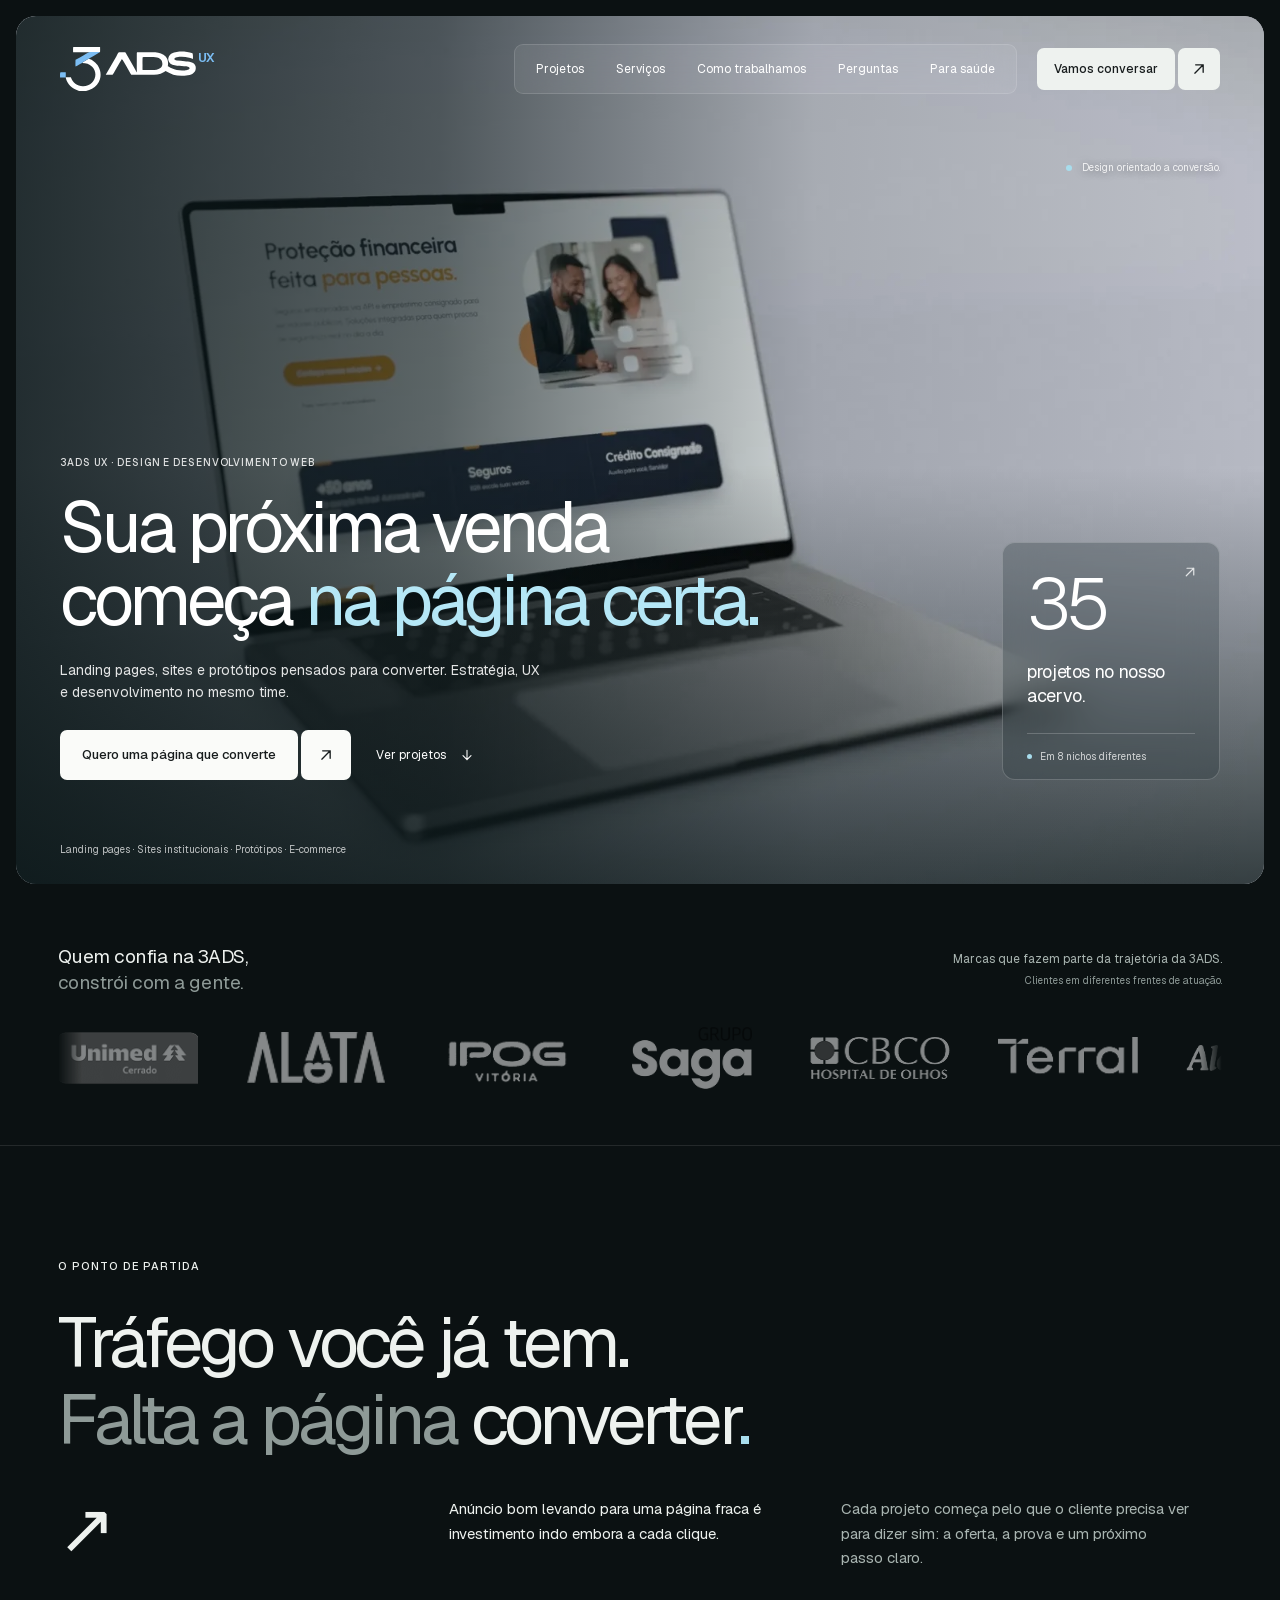
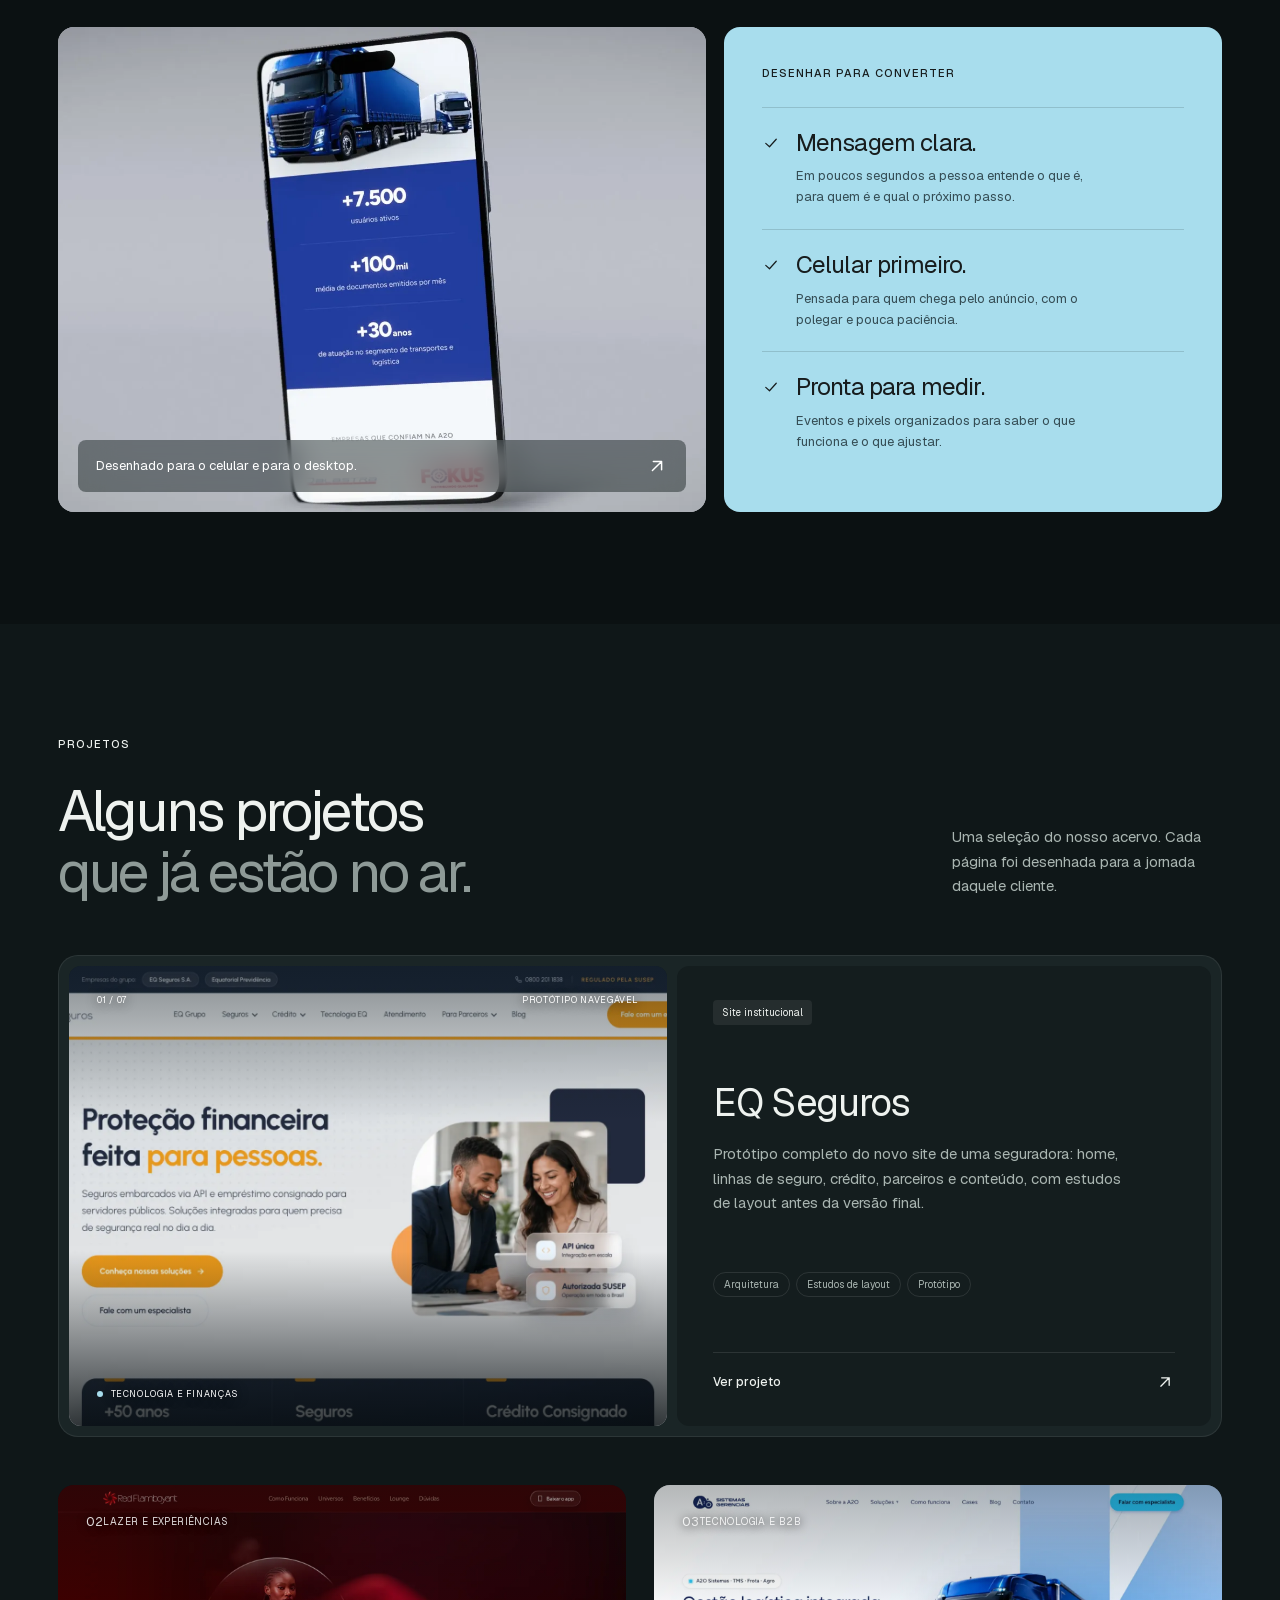
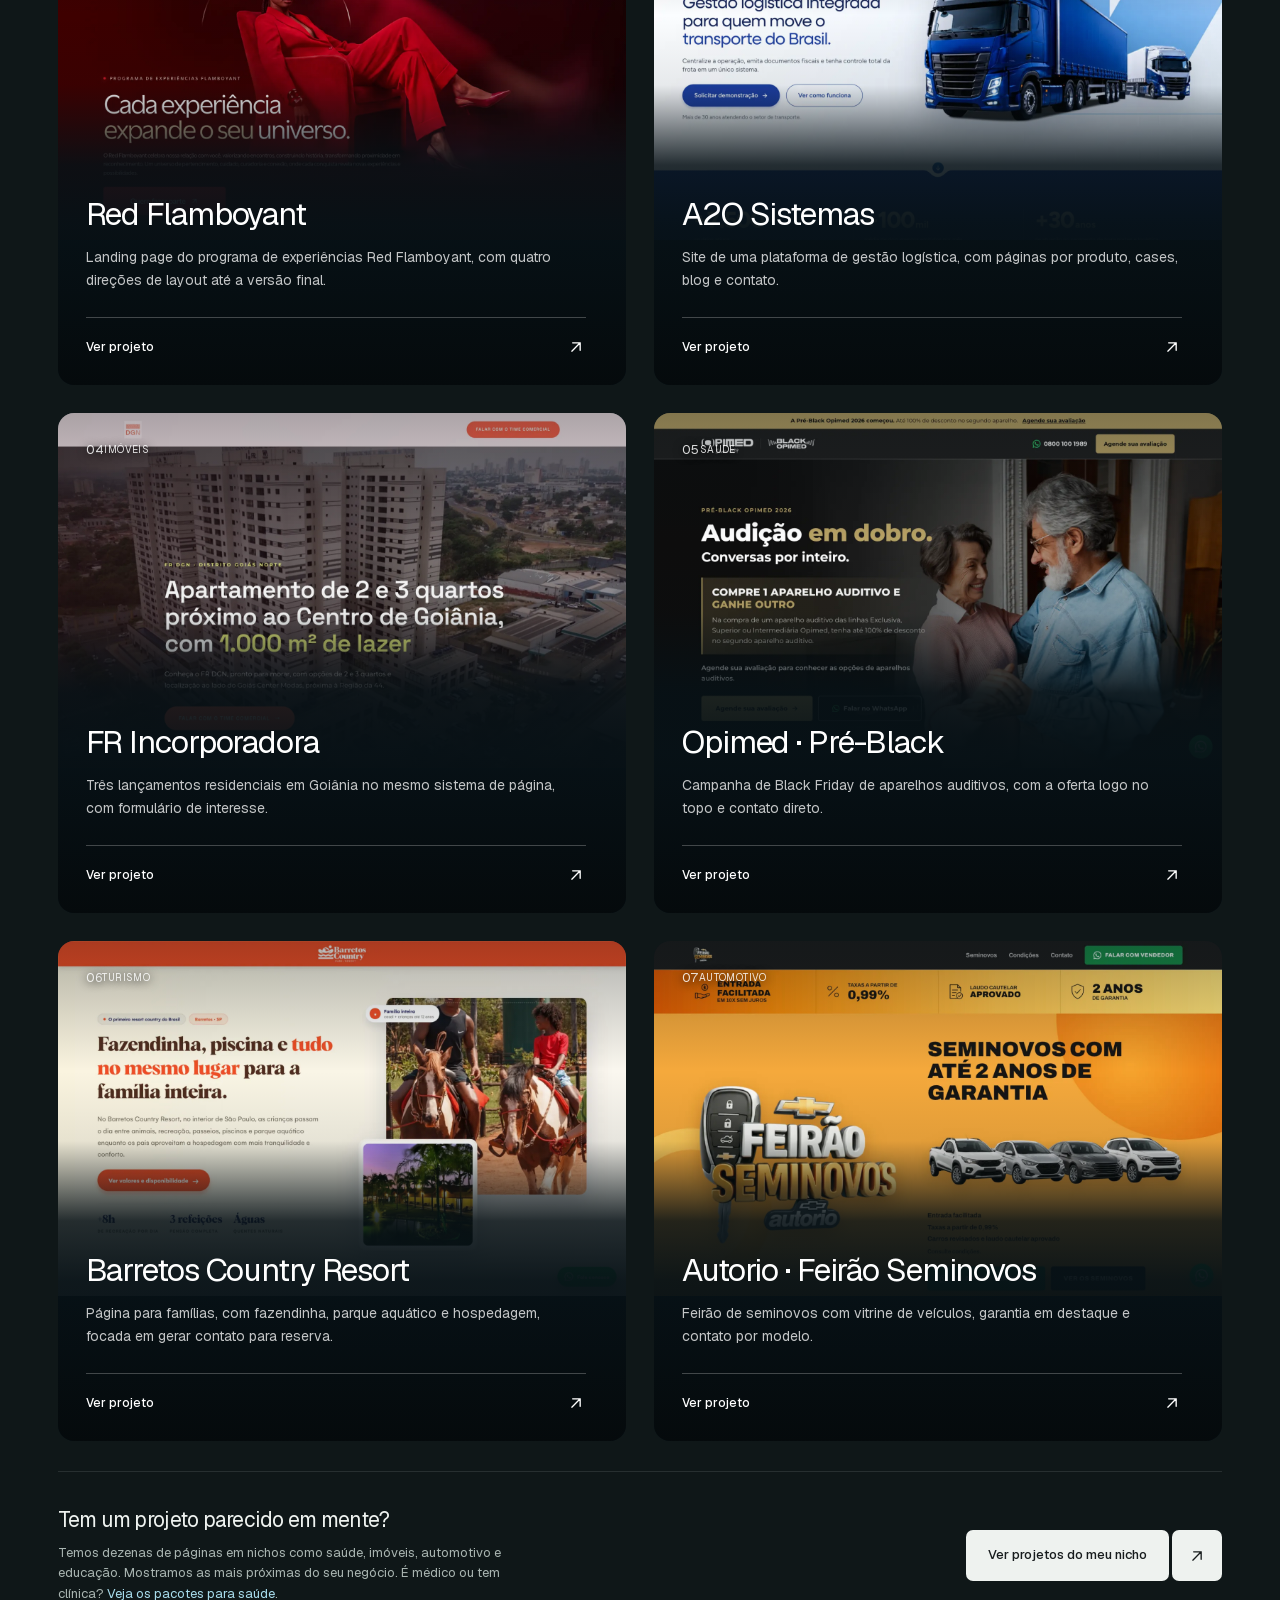
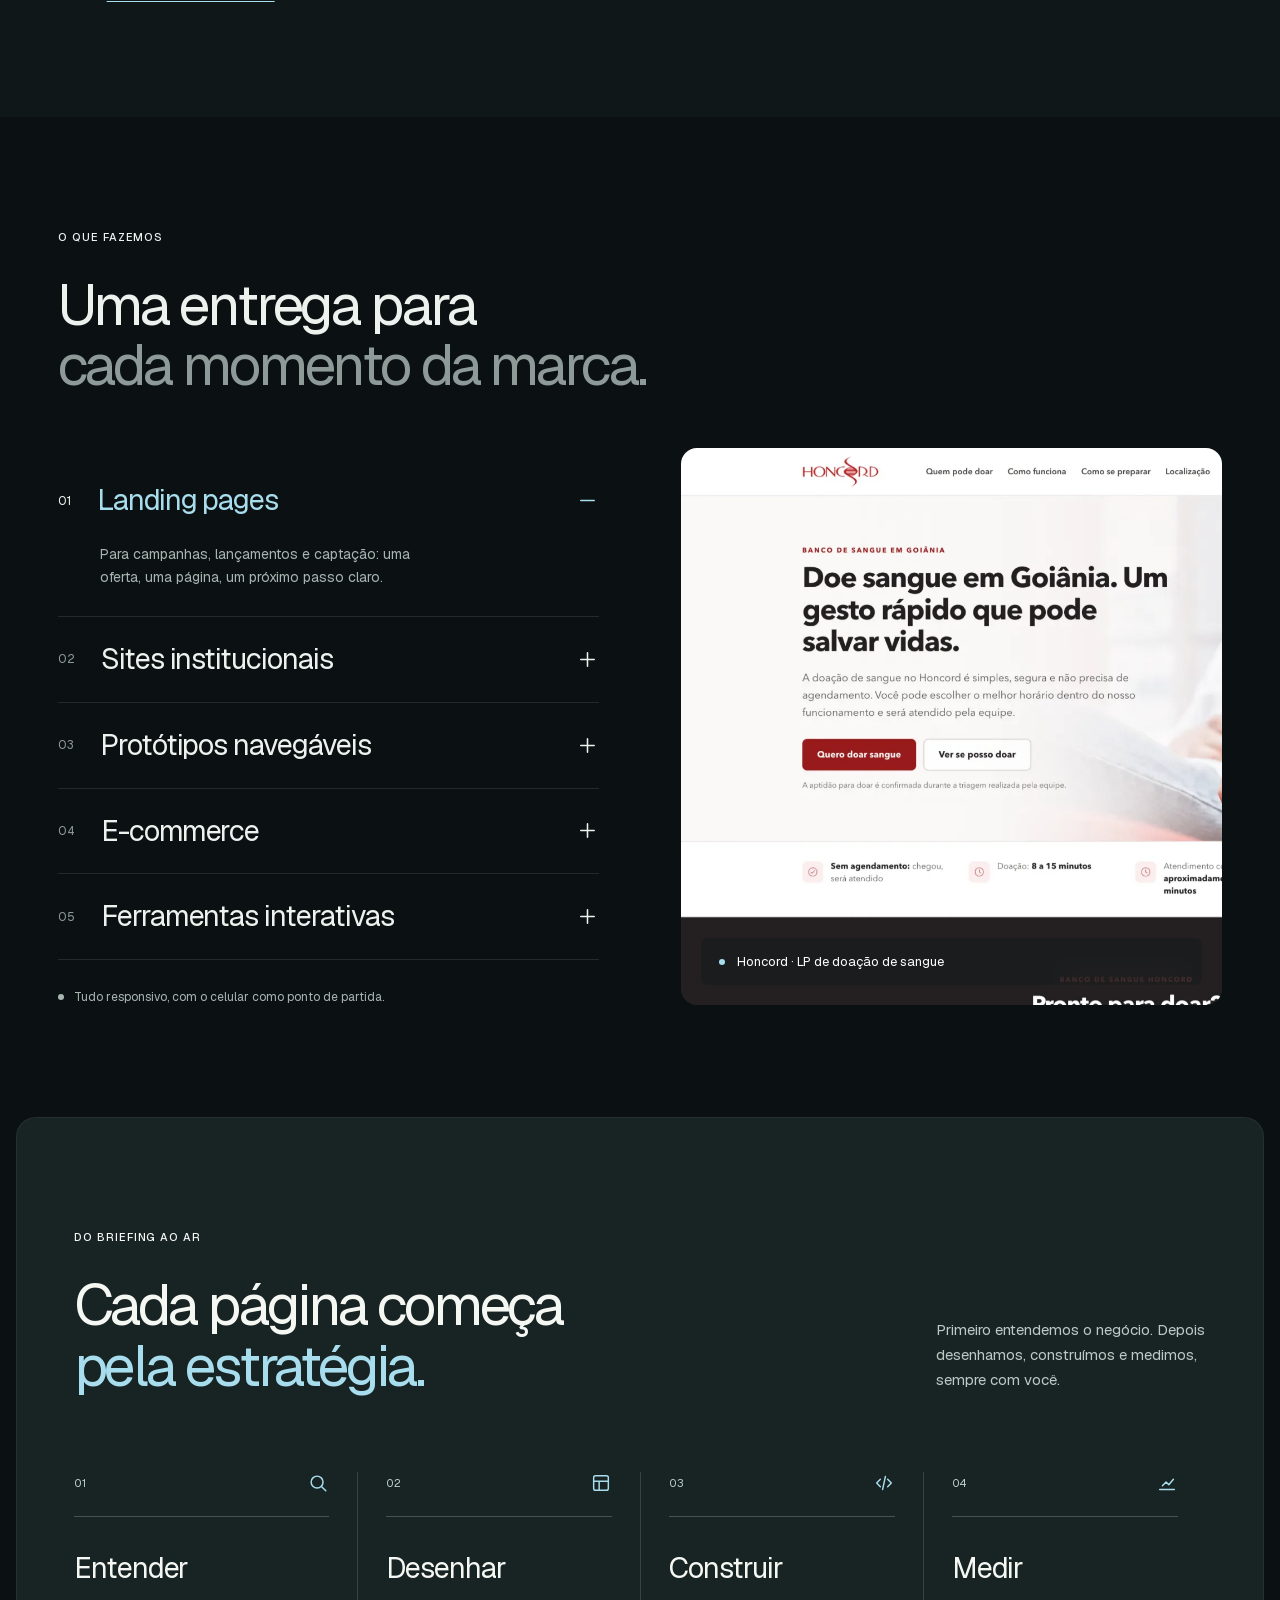
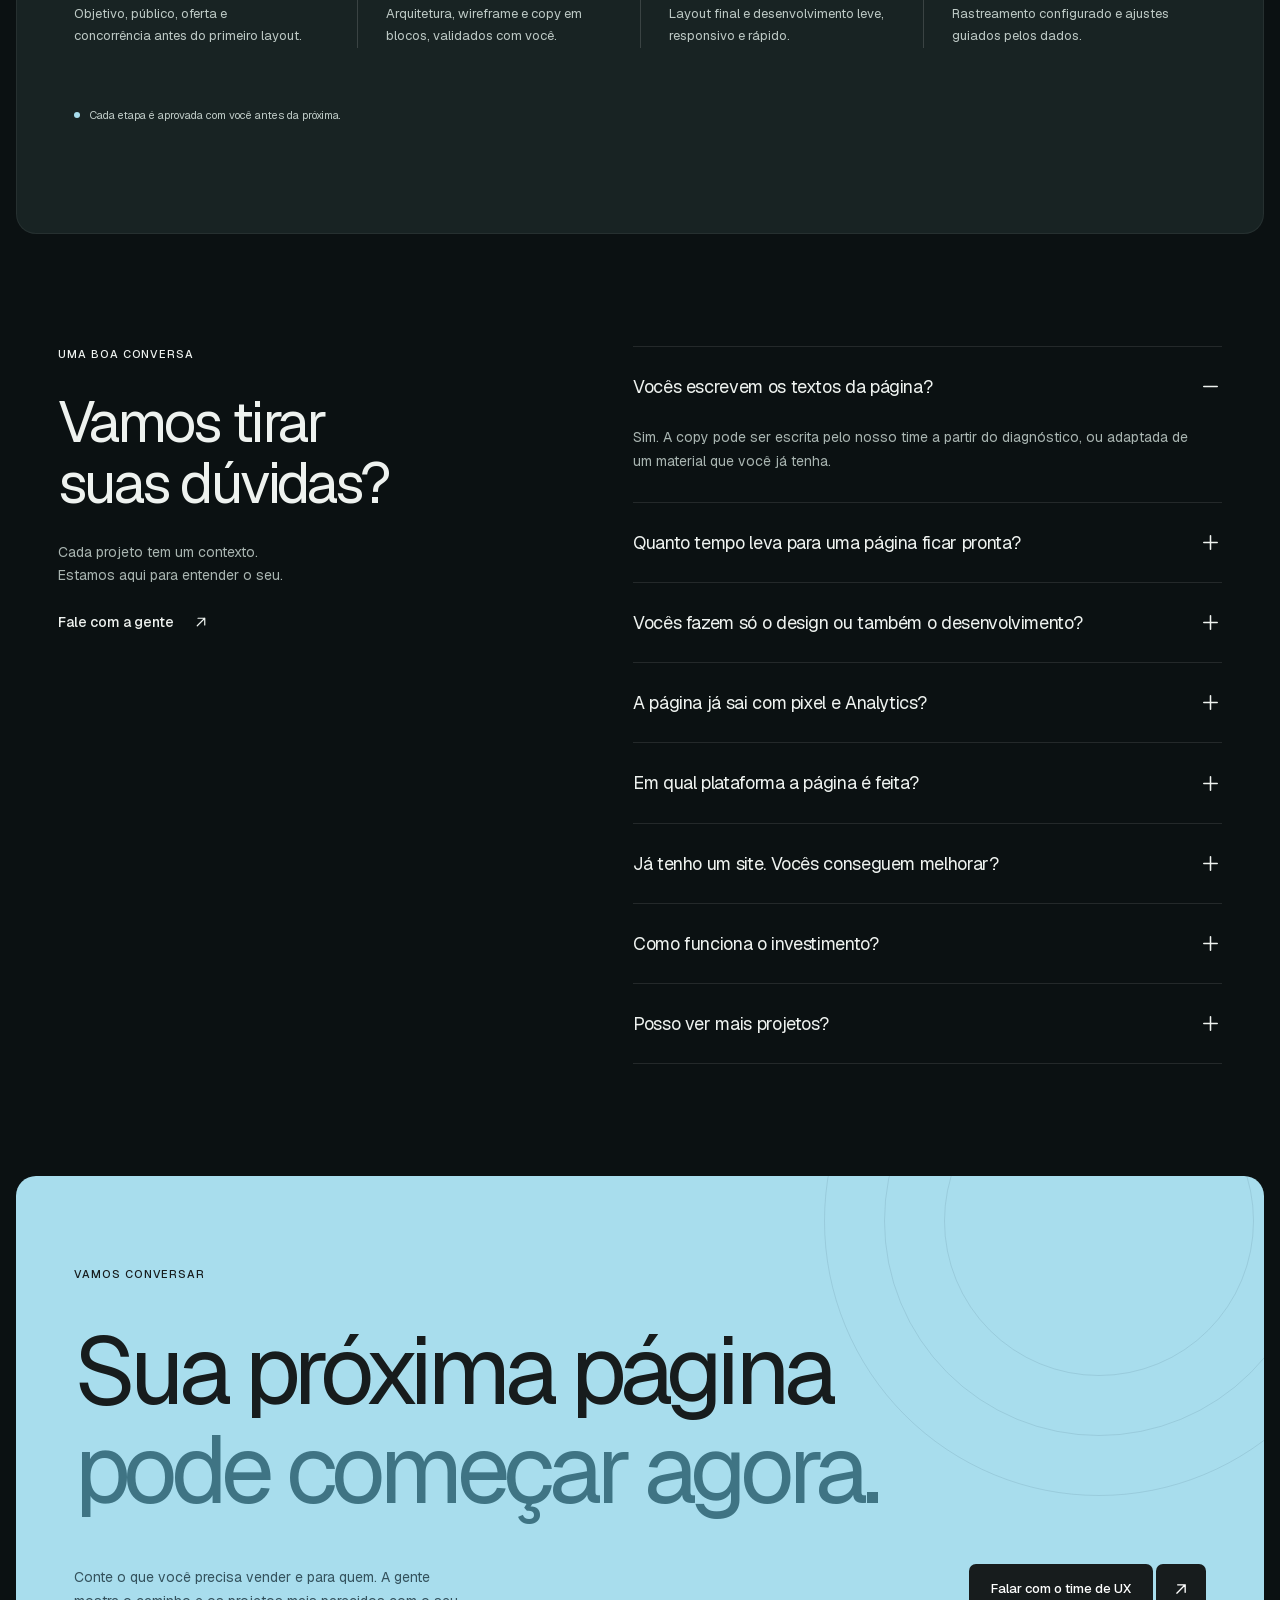
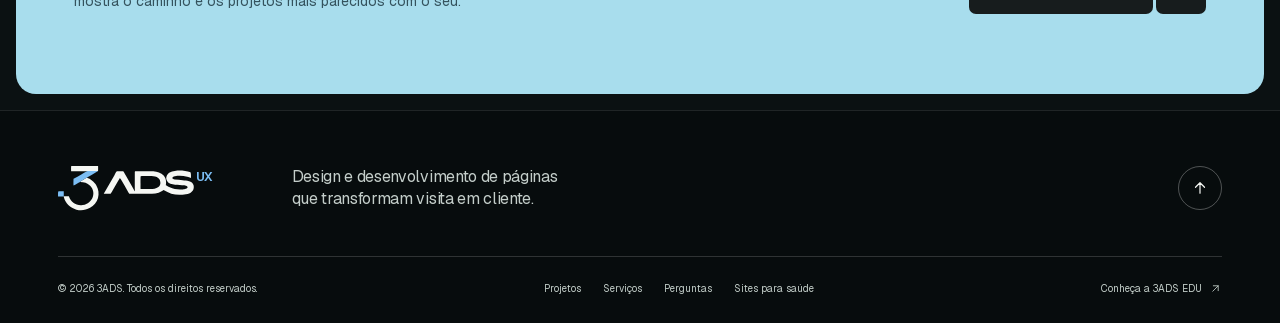
<file: index.html>
<!doctype html>
<html lang="pt-BR">
<head>
  <meta charset="utf-8">
  <meta name="viewport" content="width=device-width, initial-scale=1">
  <title>3ADS UX — Páginas que convertem começam no desenho certo</title>
  <meta name="description" content="Landing pages, sites institucionais, protótipos e e-commerce desenhados para converter. Estratégia, UX e desenvolvimento no mesmo time da 3ADS.">
  <meta name="theme-color" content="#0b1112">
  <meta property="og:title" content="3ADS UX — Páginas que convertem">
  <meta property="og:description" content="Landing pages, sites, protótipos e e-commerce desenhados para converter.">
  <meta property="og:image" content="media/ux-hero-poster.webp">
  <link rel="icon" href="assets/favicon.svg" type="image/svg+xml">
  <link rel="preload" href="assets/fonts/geist-latin.woff2" as="font" type="font/woff2" crossorigin>
  <link rel="stylesheet" href="assets/styles.css">
  <script>document.documentElement.classList.add('js')</script>
</head>
<body>
  <a class="skip-link" href="#conteudo">Pular para o conteúdo</a>

  <header class="site-header" id="topo">
    <nav class="main-nav" aria-label="Principal">
      <a href="#inicio" aria-label="3ADS UX, início"><svg class="brand" viewBox="0 0 286 78" fill="none" role="img" aria-label="3ADS UX"><path d="M208.159 7.90671C215.239 7.42122 224.417 8.57153 231.094 10.968C232.105 12.9731 232.019 18.3341 231.869 20.7298C229.551 20.5001 227.697 19.4598 225.356 18.8757C218.164 17.0685 211.104 16.5218 203.804 18.0447C198.186 18.9291 197.759 22.9627 203.977 23.5439C208.509 23.9675 212.837 24.1707 217.4 24.7539C224.011 25.5985 234.189 25.3312 236.465 33.4175C237.035 36.0184 237.006 39.8382 235.515 42.1184C230.922 49.141 221.827 49.7852 214.366 50.0528C202.512 50.4782 194.108 47.707 184.063 41.6684C182.579 42.3872 181.943 43.2215 180.662 44.0531C173.355 48.801 163.656 48.4891 155.381 48.4944L140.211 48.4972L130.596 48.5046C128.6 48.5075 126.261 48.5682 124.298 48.4121C123.12 47.1939 122.471 45.6328 121.618 44.1703C117.995 37.9526 114.525 31.6515 110.921 25.4386C110.264 24.3048 109.255 21.6755 108.037 21.2661C107.773 21.3271 107.458 21.3849 107.317 21.6501C106.577 23.0444 105.789 24.4333 105.004 25.8021L96.2073 41.2055C95.0566 43.2019 93.2944 47.0191 91.6608 48.3848C88.8743 48.6845 82.8528 48.4691 79.7793 48.5049C80.1183 47.619 80.7845 46.5641 81.2762 45.727C86.7945 35.7431 92.9242 25.9428 98.4362 15.9247C99.3927 14.1863 101.059 10.1685 102.644 9.10809C105.881 8.88205 110.398 9.02725 113.757 9.02666C114.878 10.0626 116.851 14.1477 117.764 15.7625L128.689 35.013L131.842 40.6033C132.177 41.1993 133.623 44.0233 134.15 44.0995C134.273 43.485 134.162 42.7862 134.089 42.1625C133.884 40.4062 133.896 38.6792 133.905 36.9112C133.953 28.2888 133.862 19.6589 133.937 11.0388C133.941 10.4949 134.123 9.716 134.456 9.2867C135.623 8.85345 144.117 9.01791 145.849 9.03192C152.609 9.19681 159.569 8.71351 166.309 9.2829C172.881 9.83785 179.787 11.5818 184.249 16.7067C187.021 19.8964 188.519 23.9976 188.455 28.224C188.436 30.0258 188.179 31.85 188.058 33.6612C188.792 33.9599 189.741 34.5684 190.47 34.9673C191.912 35.7616 193.378 36.5119 194.865 37.2172C202.244 40.676 210.044 41.6528 218.116 40.8009C219.902 40.6124 226.754 39.6122 226.001 36.6532C225.218 33.5731 218.643 33.98 216.047 33.5315C207.592 32.0706 190.753 34.0273 188.858 22.5571C188.404 19.7985 189.56 16.4479 191.302 14.326C195.322 9.43379 202.299 8.72825 208.159 7.90671ZM144.028 40.1228C148.669 40.0618 153.311 40.0433 157.954 40.0675C163.819 40.0691 170.124 40.4622 175.091 36.7136C177.24 34.5474 178.713 32.1882 178.576 29.0133C178.069 17.3034 165.411 17.3978 156.751 17.6095C152.777 17.7067 147.998 17.2576 144.234 17.6854C143.774 18.2713 143.954 29.0114 143.949 30.736C143.943 33.4397 143.881 37.4359 144.028 40.1228Z" fill="currentColor"/><path d="M50.1799 20.7006C56.5497 22.3659 63.5455 28.184 66.887 33.9011C70.7448 40.5099 71.7771 48.3946 69.7511 55.774C67.8087 63.1024 62.299 69.2147 55.8562 72.9363C48.7087 77.1087 40.1997 78.2807 32.1904 76.1958C21.3026 73.2607 12.5543 64.9899 10.0928 54.2224C10.0124 53.8709 9.98553 53.3345 9.90234 53.0712L9.96198 52.6745C10.5592 53.0307 17.6258 52.8049 18.9109 52.8271C22.2611 62.2857 29.7356 68.1318 39.8847 68.3701C57.708 68.7883 69.2264 47.9807 56.045 34.3984C50.8332 29.028 45.6704 27.8697 38.4941 27.7475C41.183 25.7296 47.0796 22.3643 50.1799 20.7006Z" fill="currentColor"/><path d="M23.0335 0.0633376C23.9792 0.169569 26.107 0.0846433 27.1853 0.0839137L36.021 0.0828917L60.3345 0.0788059C63.447 0.0769089 66.8089 -0.0393916 69.8665 0.0140161C69.9913 2.14843 70.0356 6.29906 69.82 8.57107C69.7978 8.80542 69.2921 8.94945 69.0062 9.07188C67.7178 8.70693 51.2745 8.75902 50.4554 9.20584C49.6181 8.7936 26.1359 9.15257 22.8759 8.98257C22.6374 7.03232 22.757 1.96602 23.0335 0.0633376Z" fill="currentColor"/><path d="M50.4559 9.20583C51.2751 8.75901 67.7184 8.70692 69.0068 9.07187C67.1131 10.7437 64.2413 12.0617 62.0946 13.4628C59.6261 15.0744 57.2413 16.5872 54.6944 18.0601C53.9151 18.5109 50.5811 20.3215 50.1805 20.7006C47.0801 22.3643 41.1835 25.7295 38.4946 27.7475C35.0492 29.2612 30.7619 32.5632 27.2146 34.1245C26.8565 32.2688 26.8856 24.2588 27.1128 22.2218C31.5413 19.6948 36.2657 17.2972 40.6193 14.7055C43.9624 12.7154 47.0073 11.0166 50.4559 9.20583Z" fill="#7BBDF3"/><path d="M0.0594405 53.031C0.0344165 51.7245 -0.188479 45.4876 0.429999 44.7183C0.701396 44.3807 1.10236 44.2409 1.51872 44.1819C2.68443 44.0172 4.02099 44.2353 5.20926 44.2318C6.80712 44.2272 8.39648 44.0582 9.98461 43.8979C10.0831 46.4453 10.1405 50.1497 9.9632 52.6745L9.90357 53.0712C7.25742 53.1821 2.68997 53.1636 0.0594405 53.031Z" fill="#7BBDF3"/><text x="240" y="26.5" fill="#7BBDF3" font-family="Geist, sans-serif" font-size="22.5" font-weight="600" letter-spacing="-0.4">UX</text></svg></a>
      <div class="desktop-navigation">
        <div class="nav-links">
          <a href="#projetos">Projetos</a>
          <a href="#servicos">Serviços</a>
          <a href="#como-trabalhamos">Como trabalhamos</a>
          <a href="#perguntas">Perguntas</a>
          <a href="saude/">Para saúde</a>
        </div>
        <a class="button-link button-dark js-contato" href="#contato">
          <span>Vamos conversar</span>
          <span class="button-arrow"><svg viewBox="0 0 24 24" width="20" height="20" aria-hidden="true"><path d="M7 17 17 7M8 7h9v9"/></svg></span>
        </a>
      </div>
      <button type="button" class="menu-toggle" id="menu-toggle" aria-expanded="false" aria-controls="menu-mobile" aria-label="Abrir menu">
        <svg viewBox="0 0 24 24" width="20" height="20" aria-hidden="true"><path d="M4 8h16M4 16h16"/></svg>
      </button>
    </nav>
    <div class="mobile-menu" id="menu-mobile" hidden>
      <p class="eyebrow">Navegação</p>
      <a href="#projetos"><span class="menu-index">01</span>Projetos<svg viewBox="0 0 24 24" width="22" height="22" aria-hidden="true"><path d="M7 17 17 7M8 7h9v9"/></svg></a>
      <a href="#servicos"><span class="menu-index">02</span>Serviços<svg viewBox="0 0 24 24" width="22" height="22" aria-hidden="true"><path d="M7 17 17 7M8 7h9v9"/></svg></a>
      <a href="#como-trabalhamos"><span class="menu-index">03</span>Como trabalhamos<svg viewBox="0 0 24 24" width="22" height="22" aria-hidden="true"><path d="M7 17 17 7M8 7h9v9"/></svg></a>
      <a href="#perguntas"><span class="menu-index">04</span>Perguntas<svg viewBox="0 0 24 24" width="22" height="22" aria-hidden="true"><path d="M7 17 17 7M8 7h9v9"/></svg></a>
      <a href="saude/"><span class="menu-index">05</span>Sites para saúde<svg viewBox="0 0 24 24" width="22" height="22" aria-hidden="true"><path d="M7 17 17 7M8 7h9v9"/></svg></a>
      <a class="button-link button-blue js-contato" href="#contato">
        <span>Vamos conversar</span>
        <span class="button-arrow"><svg viewBox="0 0 24 24" width="20" height="20" aria-hidden="true"><path d="M7 17 17 7M8 7h9v9"/></svg></span>
      </a>
      <p>Páginas que convertem começam no desenho certo.</p>
    </div>
  </header>

  <main id="conteudo">
    <div class="hero-frame">
      <section id="inicio" class="hero-section" aria-labelledby="hero-title">
        <video class="hero-video" id="hero-video" muted loop playsinline preload="metadata" poster="media/ux-hero-poster.webp" aria-hidden="true"
          data-src-desktop="media/ux-hero-1080.mp4" data-src-mobile="media/ux-hero-720.mp4"></video>
        <div class="hero-shade" aria-hidden="true"></div>
        <p class="hero-topline"><span class="status-dot"></span> Design orientado a conversão.</p>
        <div class="hero-content">
          <div class="hero-copy">
            <p class="eyebrow hero-eyebrow">3ADS UX · Design e desenvolvimento web</p>
            <h1 id="hero-title">Sua próxima venda<br class="desktop-break"> começa <span>na página certa.</span></h1>
            <p class="hero-description">Landing pages, sites e protótipos pensados para converter. Estratégia, UX e desenvolvimento no mesmo time.</p>
            <div class="hero-actions">
              <a class="button-link button-light js-contato" href="#contato">
                <span>Quero uma página que converte</span>
                <span class="button-arrow"><svg viewBox="0 0 24 24" width="20" height="20" aria-hidden="true"><path d="M7 17 17 7M8 7h9v9"/></svg></span>
              </a>
              <a class="hero-secondary" href="#projetos">Ver projetos <svg viewBox="0 0 24 24" width="16" height="16" aria-hidden="true"><path d="M12 5v14M6 13l6 6 6-6"/></svg></a>
            </div>
          </div>
          <a class="hero-program-card" href="#projetos">
            <span class="hero-card-arrow" aria-hidden="true"><svg viewBox="0 0 24 24" width="18" height="18"><path d="M7 17 17 7M8 7h9v9"/></svg></span>
            <span class="hero-program-number">35</span>
            <p>projetos no nosso acervo.</p>
            <span class="hero-program-foot"><span class="status-dot"></span>Em 8 nichos diferentes</span>
          </a>
        </div>
        <p class="hero-bottom"><span>Landing pages · Sites institucionais · Protótipos · E-commerce</span></p>
      </section>
    </div>

    <section class="clients-section page-container" aria-label="Clientes da 3ADS">
      <div class="clients-heading reveal">
        <p>Quem confia na 3ADS,<br><span class="muted">constrói com a gente.</span></p>
        <span>Marcas que fazem parte da trajetória da 3ADS.<br><small>Clientes em diferentes frentes de atuação.</small></span>
      </div>
      <div class="clients-marquee">
        <div class="clients-marquee-track" id="clientes"></div>
      </div>
    </section>

    <section class="challenge-section section-space" aria-labelledby="challenge-title">
      <div class="page-container">
        <div class="reveal">
          <p class="eyebrow section-label">O ponto de partida</p>
          <h2 id="challenge-title" class="challenge-title">Tráfego você já tem.<br><span class="muted">Falta a página</span> converter<span class="blue-period">.</span></h2>
        </div>
        <div class="challenge-description reveal">
          <span class="section-symbol" aria-hidden="true">↗</span>
          <p>Anúncio bom levando para uma página fraca é investimento indo embora a cada clique.</p>
          <p>Cada projeto começa pelo que o cliente precisa ver para dizer sim: a oferta, a prova e um próximo passo claro.</p>
        </div>
        <div class="challenge-grid">
          <figure class="challenge-photo image-hover reveal">
            <img src="images/mockup-19.5.webp" alt="Site da A2O Sistemas aberto em um celular" width="1600" height="900" loading="lazy" decoding="async">
            <figcaption class="photo-caption">Desenhado para o celular e para o desktop.<svg viewBox="0 0 24 24" width="22" height="22" aria-hidden="true"><path d="M7 17 17 7M8 7h9v9"/></svg></figcaption>
          </figure>
          <div class="benefits-card reveal" style="--reveal-delay: 100ms">
            <p class="eyebrow">Desenhar para converter</p>
            <div class="benefit">
              <svg viewBox="0 0 24 24" width="18" height="18" aria-hidden="true"><path d="M5 12.5 10 17l9-10"/></svg>
              <div><h3>Mensagem clara.</h3><p>Em poucos segundos a pessoa entende o que é, para quem é e qual o próximo passo.</p></div>
            </div>
            <div class="benefit">
              <svg viewBox="0 0 24 24" width="18" height="18" aria-hidden="true"><path d="M5 12.5 10 17l9-10"/></svg>
              <div><h3>Celular primeiro.</h3><p>Pensada para quem chega pelo anúncio, com o polegar e pouca paciência.</p></div>
            </div>
            <div class="benefit">
              <svg viewBox="0 0 24 24" width="18" height="18" aria-hidden="true"><path d="M5 12.5 10 17l9-10"/></svg>
              <div><h3>Pronta para medir.</h3><p>Eventos e pixels organizados para saber o que funciona e o que ajustar.</p></div>
            </div>
          </div>
        </div>
      </div>
    </section>

    <section id="projetos" class="section-space programs-section" aria-labelledby="programs-title">
      <div class="page-container">
        <div class="section-heading reveal">
          <div>
            <p class="eyebrow section-label">Projetos</p>
            <h2 id="programs-title">Alguns projetos<br><span class="muted">que já estão no ar.</span></h2>
          </div>
          <p class="section-intro">Uma seleção do nosso acervo. Cada página foi desenhada para a jornada daquele cliente.</p>
        </div>

        <article class="featured-program reveal">
          <button type="button" class="ai-art js-projeto" data-projeto="eq-seguros" aria-label="Ver projeto EQ Seguros">
            <img src="images/projetos/eq-seguros-capa.webp" alt="" width="1600" height="1000" loading="lazy" decoding="async">
            <span class="art-top"><span>01 / 07</span><span>Protótipo navegável</span></span>
            <span class="art-bottom"><span class="status-dot"></span>Tecnologia e finanças</span>
          </button>
          <div class="featured-program-copy">
            <span class="tag">Site institucional</span>
            <div>
              <h3>EQ Seguros</h3>
              <p>Protótipo completo do novo site de uma seguradora: home, linhas de seguro, crédito, parceiros e conteúdo, com estudos de layout antes da versão final.</p>
            </div>
            <div class="topicos"><span class="topic-tag">Arquitetura</span><span class="topic-tag">Estudos de layout</span><span class="topic-tag">Protótipo</span></div>
            <button type="button" class="program-link js-projeto" data-projeto="eq-seguros">Ver projeto <svg viewBox="0 0 24 24" width="20" height="20" aria-hidden="true"><path d="M7 17 17 7M8 7h9v9"/></svg></button>
          </div>
        </article>

        <div class="program-grid" id="projetos-grade"></div>

        <div class="program-help reveal">
          <div>
            <h3>Tem um projeto parecido em mente?</h3>
            <p>Temos dezenas de páginas em nichos como saúde, imóveis, automotivo e educação. Mostramos as mais próximas do seu negócio. É médico ou tem clínica? <a class="link-saude" href="saude/">Veja os pacotes para saúde</a>.</p>
          </div>
          <a class="button-link button-dark js-contato" href="#contato">
            <span>Ver projetos do meu nicho</span>
            <span class="button-arrow"><svg viewBox="0 0 24 24" width="20" height="20" aria-hidden="true"><path d="M7 17 17 7M8 7h9v9"/></svg></span>
          </a>
        </div>
      </div>
    </section>

    <section id="servicos" class="section-space formats-section" aria-labelledby="formats-title">
      <div class="page-container">
        <div class="section-heading reveal">
          <div>
            <p class="eyebrow section-label">O que fazemos</p>
            <h2 id="formats-title">Uma entrega para<br><span class="muted">cada momento da marca.</span></h2>
          </div>
        </div>
        <div class="formats-grid">
          <div class="format-list reveal" id="servicos-lista"></div>
          <div class="format-photo reveal">
            <img id="servico-foto" src="images/projetos/honcord-capa.webp" alt="" width="1600" height="1000" loading="lazy" decoding="async">
            <div class="photo-caption" id="servico-legenda"></div>
          </div>
        </div>
      </div>
    </section>

    <section id="como-trabalhamos" class="method-section section-space" aria-labelledby="method-title">
      <div class="page-container">
        <div class="section-heading reveal">
          <div>
            <p class="eyebrow section-label">Do briefing ao ar</p>
            <h2 id="method-title">Cada página começa<br><span>pela estratégia.</span></h2>
          </div>
          <p class="section-intro">Primeiro entendemos o negócio. Depois desenhamos, construímos e medimos, sempre com você.</p>
        </div>
        <ol class="steps-grid reveal">
          <li class="step">
            <div class="step-top"><span>01</span><svg viewBox="0 0 24 24" width="22" height="22" aria-hidden="true"><circle cx="11" cy="11" r="6.5"/><path d="m16 16 4.5 4.5"/></svg></div>
            <h3>Entender</h3>
            <p>Objetivo, público, oferta e concorrência antes do primeiro layout.</p>
          </li>
          <li class="step">
            <div class="step-top"><span>02</span><svg viewBox="0 0 24 24" width="22" height="22" aria-hidden="true"><rect x="4" y="4" width="16" height="16" rx="2"/><path d="M4 10h16M10 10v10"/></svg></div>
            <h3>Desenhar</h3>
            <p>Arquitetura, wireframe e copy em blocos, validados com você.</p>
          </li>
          <li class="step">
            <div class="step-top"><span>03</span><svg viewBox="0 0 24 24" width="22" height="22" aria-hidden="true"><path d="m8 8-4 4 4 4M16 8l4 4-4 4M13.5 5l-3 14"/></svg></div>
            <h3>Construir</h3>
            <p>Layout final e desenvolvimento leve, responsivo e rápido.</p>
          </li>
          <li class="step">
            <div class="step-top"><span>04</span><svg viewBox="0 0 24 24" width="22" height="22" aria-hidden="true"><path d="M4 19h16M7 15l4-4 3 3 5-6"/></svg></div>
            <h3>Medir</h3>
            <p>Rastreamento configurado e ajustes guiados pelos dados.</p>
          </li>
        </ol>
        <p class="method-footer"><span class="status-dot"></span>Cada etapa é aprovada com você antes da próxima.</p>
      </div>
    </section>

    <section id="perguntas" class="faq-section section-space" aria-labelledby="faq-title">
      <div class="page-container faq-grid">
        <div class="reveal">
          <p class="eyebrow section-label">Uma boa conversa</p>
          <h2 id="faq-title">Vamos tirar<br>suas dúvidas?</h2>
          <p class="faq-intro">Cada projeto tem um contexto.<br>Estamos aqui para entender o seu.</p>
          <a href="#contato" class="text-link js-contato">Fale com a gente <svg viewBox="0 0 24 24" width="18" height="18" aria-hidden="true"><path d="M7 17 17 7M8 7h9v9"/></svg></a>
        </div>
        <div class="faq-list reveal" id="faq"></div>
      </div>
    </section>

    <section id="contato" class="contact-section" aria-labelledby="contact-title">
      <div class="contact-decoration" aria-hidden="true"><span></span><span></span><span></span></div>
      <div class="page-container">
        <p class="eyebrow section-label">Vamos conversar</p>
        <h2 id="contact-title">Sua próxima página <span>pode começar agora.</span></h2>
        <div class="contact-bottom">
          <p>Conte o que você precisa vender e para quem. A gente mostra o caminho e os projetos mais parecidos com o seu.</p>
          <a class="button-link button-dark js-contato" href="#contato">
            <span>Falar com o time de UX</span>
            <span class="button-arrow"><svg viewBox="0 0 24 24" width="20" height="20" aria-hidden="true"><path d="M7 17 17 7M8 7h9v9"/></svg></span>
          </a>
        </div>
      </div>
    </section>
  </main>

  <footer class="site-footer">
    <div class="page-container">
      <div class="footer-top">
        <svg class="brand brand-footer" viewBox="0 0 286 78" fill="none" role="img" aria-label="3ADS UX"><path d="M208.159 7.90671C215.239 7.42122 224.417 8.57153 231.094 10.968C232.105 12.9731 232.019 18.3341 231.869 20.7298C229.551 20.5001 227.697 19.4598 225.356 18.8757C218.164 17.0685 211.104 16.5218 203.804 18.0447C198.186 18.9291 197.759 22.9627 203.977 23.5439C208.509 23.9675 212.837 24.1707 217.4 24.7539C224.011 25.5985 234.189 25.3312 236.465 33.4175C237.035 36.0184 237.006 39.8382 235.515 42.1184C230.922 49.141 221.827 49.7852 214.366 50.0528C202.512 50.4782 194.108 47.707 184.063 41.6684C182.579 42.3872 181.943 43.2215 180.662 44.0531C173.355 48.801 163.656 48.4891 155.381 48.4944L140.211 48.4972L130.596 48.5046C128.6 48.5075 126.261 48.5682 124.298 48.4121C123.12 47.1939 122.471 45.6328 121.618 44.1703C117.995 37.9526 114.525 31.6515 110.921 25.4386C110.264 24.3048 109.255 21.6755 108.037 21.2661C107.773 21.3271 107.458 21.3849 107.317 21.6501C106.577 23.0444 105.789 24.4333 105.004 25.8021L96.2073 41.2055C95.0566 43.2019 93.2944 47.0191 91.6608 48.3848C88.8743 48.6845 82.8528 48.4691 79.7793 48.5049C80.1183 47.619 80.7845 46.5641 81.2762 45.727C86.7945 35.7431 92.9242 25.9428 98.4362 15.9247C99.3927 14.1863 101.059 10.1685 102.644 9.10809C105.881 8.88205 110.398 9.02725 113.757 9.02666C114.878 10.0626 116.851 14.1477 117.764 15.7625L128.689 35.013L131.842 40.6033C132.177 41.1993 133.623 44.0233 134.15 44.0995C134.273 43.485 134.162 42.7862 134.089 42.1625C133.884 40.4062 133.896 38.6792 133.905 36.9112C133.953 28.2888 133.862 19.6589 133.937 11.0388C133.941 10.4949 134.123 9.716 134.456 9.2867C135.623 8.85345 144.117 9.01791 145.849 9.03192C152.609 9.19681 159.569 8.71351 166.309 9.2829C172.881 9.83785 179.787 11.5818 184.249 16.7067C187.021 19.8964 188.519 23.9976 188.455 28.224C188.436 30.0258 188.179 31.85 188.058 33.6612C188.792 33.9599 189.741 34.5684 190.47 34.9673C191.912 35.7616 193.378 36.5119 194.865 37.2172C202.244 40.676 210.044 41.6528 218.116 40.8009C219.902 40.6124 226.754 39.6122 226.001 36.6532C225.218 33.5731 218.643 33.98 216.047 33.5315C207.592 32.0706 190.753 34.0273 188.858 22.5571C188.404 19.7985 189.56 16.4479 191.302 14.326C195.322 9.43379 202.299 8.72825 208.159 7.90671ZM144.028 40.1228C148.669 40.0618 153.311 40.0433 157.954 40.0675C163.819 40.0691 170.124 40.4622 175.091 36.7136C177.24 34.5474 178.713 32.1882 178.576 29.0133C178.069 17.3034 165.411 17.3978 156.751 17.6095C152.777 17.7067 147.998 17.2576 144.234 17.6854C143.774 18.2713 143.954 29.0114 143.949 30.736C143.943 33.4397 143.881 37.4359 144.028 40.1228Z" fill="currentColor"/><path d="M50.1799 20.7006C56.5497 22.3659 63.5455 28.184 66.887 33.9011C70.7448 40.5099 71.7771 48.3946 69.7511 55.774C67.8087 63.1024 62.299 69.2147 55.8562 72.9363C48.7087 77.1087 40.1997 78.2807 32.1904 76.1958C21.3026 73.2607 12.5543 64.9899 10.0928 54.2224C10.0124 53.8709 9.98553 53.3345 9.90234 53.0712L9.96198 52.6745C10.5592 53.0307 17.6258 52.8049 18.9109 52.8271C22.2611 62.2857 29.7356 68.1318 39.8847 68.3701C57.708 68.7883 69.2264 47.9807 56.045 34.3984C50.8332 29.028 45.6704 27.8697 38.4941 27.7475C41.183 25.7296 47.0796 22.3643 50.1799 20.7006Z" fill="currentColor"/><path d="M23.0335 0.0633376C23.9792 0.169569 26.107 0.0846433 27.1853 0.0839137L36.021 0.0828917L60.3345 0.0788059C63.447 0.0769089 66.8089 -0.0393916 69.8665 0.0140161C69.9913 2.14843 70.0356 6.29906 69.82 8.57107C69.7978 8.80542 69.2921 8.94945 69.0062 9.07188C67.7178 8.70693 51.2745 8.75902 50.4554 9.20584C49.6181 8.7936 26.1359 9.15257 22.8759 8.98257C22.6374 7.03232 22.757 1.96602 23.0335 0.0633376Z" fill="currentColor"/><path d="M50.4559 9.20583C51.2751 8.75901 67.7184 8.70692 69.0068 9.07187C67.1131 10.7437 64.2413 12.0617 62.0946 13.4628C59.6261 15.0744 57.2413 16.5872 54.6944 18.0601C53.9151 18.5109 50.5811 20.3215 50.1805 20.7006C47.0801 22.3643 41.1835 25.7295 38.4946 27.7475C35.0492 29.2612 30.7619 32.5632 27.2146 34.1245C26.8565 32.2688 26.8856 24.2588 27.1128 22.2218C31.5413 19.6948 36.2657 17.2972 40.6193 14.7055C43.9624 12.7154 47.0073 11.0166 50.4559 9.20583Z" fill="#7BBDF3"/><path d="M0.0594405 53.031C0.0344165 51.7245 -0.188479 45.4876 0.429999 44.7183C0.701396 44.3807 1.10236 44.2409 1.51872 44.1819C2.68443 44.0172 4.02099 44.2353 5.20926 44.2318C6.80712 44.2272 8.39648 44.0582 9.98461 43.8979C10.0831 46.4453 10.1405 50.1497 9.9632 52.6745L9.90357 53.0712C7.25742 53.1821 2.68997 53.1636 0.0594405 53.031Z" fill="#7BBDF3"/><text x="240" y="26.5" fill="#7BBDF3" font-family="Geist, sans-serif" font-size="22.5" font-weight="600" letter-spacing="-0.4">UX</text></svg>
        <p>Design e desenvolvimento de páginas<br>que transformam visita em cliente.</p>
        <a class="back-top" href="#inicio" aria-label="Voltar ao topo"><svg viewBox="0 0 24 24" width="18" height="18" aria-hidden="true"><path d="M12 19V5M6 11l6-6 6 6"/></svg></a>
      </div>
      <div class="footer-bottom">
        <span>© 2026 3ADS. Todos os direitos reservados.</span>
        <nav aria-label="Rodapé"><a href="#projetos">Projetos</a><a href="#servicos">Serviços</a><a href="#perguntas">Perguntas</a><a href="saude/">Sites para saúde</a></nav>
        <span><a href="https://atende3ads-ux.github.io/3ads-edu/" target="_blank" rel="noopener">Conheça a 3ADS EDU <svg viewBox="0 0 24 24" width="13" height="13" aria-hidden="true"><path d="M7 17 17 7M8 7h9v9"/></svg></a></span>
      </div>
    </div>
  </footer>

  <div class="program-modal-overlay" id="modal" hidden>
    <div class="program-modal" role="dialog" aria-modal="true" aria-labelledby="modal-titulo">
      <div class="program-modal-scroll">
        <div class="program-modal-header">
          <div>
            <p class="eyebrow" id="modal-meta"></p>
            <h2 id="modal-titulo"></h2>
          </div>
          <button type="button" class="program-modal-close" id="modal-fechar" aria-label="Fechar">
            <svg viewBox="0 0 24 24" width="22" height="22" aria-hidden="true"><path d="M6 6l12 12M18 6 6 18"/></svg>
          </button>
        </div>
        <div class="program-modal-body">
          <div class="program-modal-content">
            <p class="program-modal-headline" id="modal-resumo"></p>
            <div class="projeto-telas">
              <div class="projeto-navegador" tabindex="0" aria-label="Página completa no desktop (role para ver)">
                <span class="projeto-barra" aria-hidden="true"><i></i><i></i><i></i></span>
                <img id="modal-pagina" alt="" width="1100" height="2000">
              </div>
              <div class="projeto-celular"><img id="modal-celular" alt="" width="560" height="1212"></div>
            </div>
            <div class="program-modal-section">
              <p class="eyebrow">O que entregamos</p>
              <ul class="program-learning-list" id="modal-entregas"></ul>
            </div>
          </div>
          <aside class="program-contact-card">
            <p class="eyebrow">Quer algo assim?</p>
            <h3>Vamos desenhar a página do seu negócio.</h3>
            <p>Conte o seu desafio. Mostramos o caminho e os projetos mais próximos do seu nicho.</p>
            <a class="program-form-submit" id="modal-contato" href="#contato" target="_blank" rel="noopener">Falar com o time de UX <svg viewBox="0 0 24 24" width="20" height="20" aria-hidden="true"><path d="M7 17 17 7M8 7h9v9"/></svg></a>
          </aside>
        </div>
      </div>
    </div>
  </div>

  <script src="assets/main.js" defer></script>
</body>
</html>
</file>
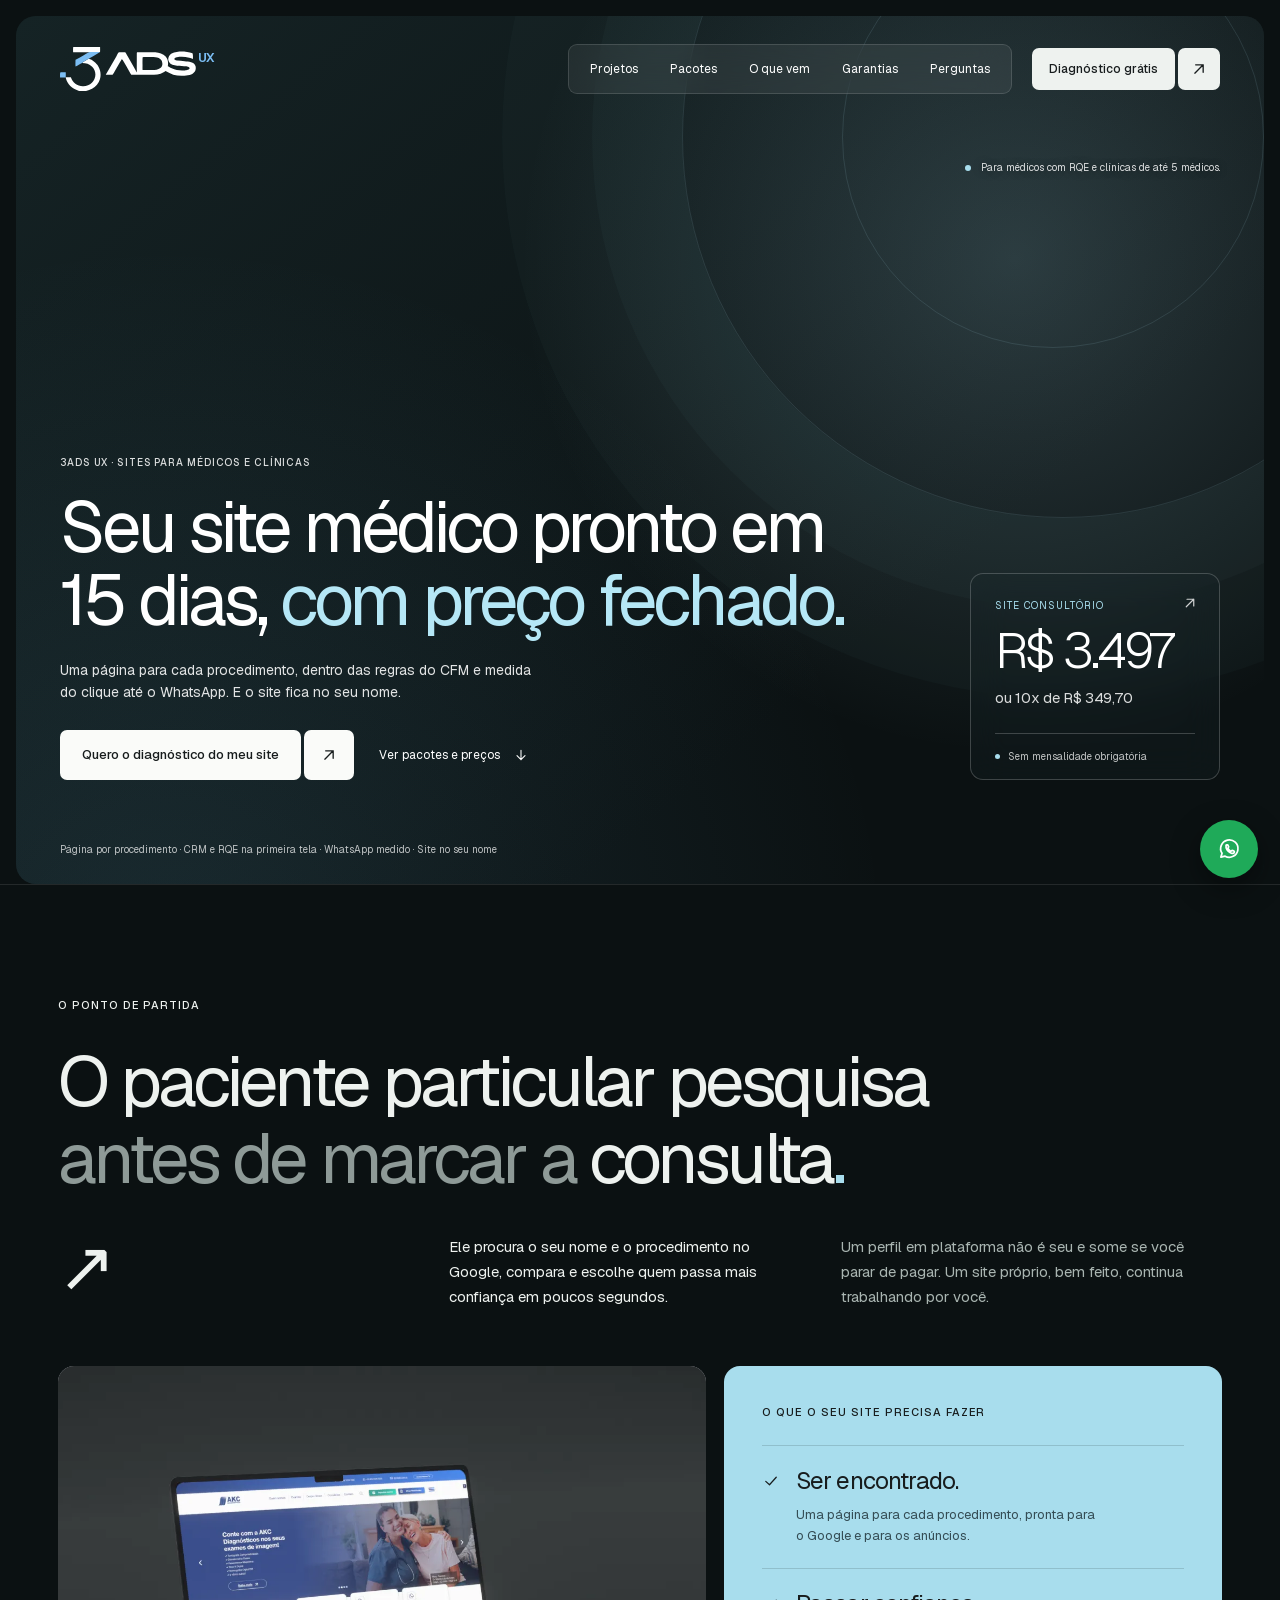
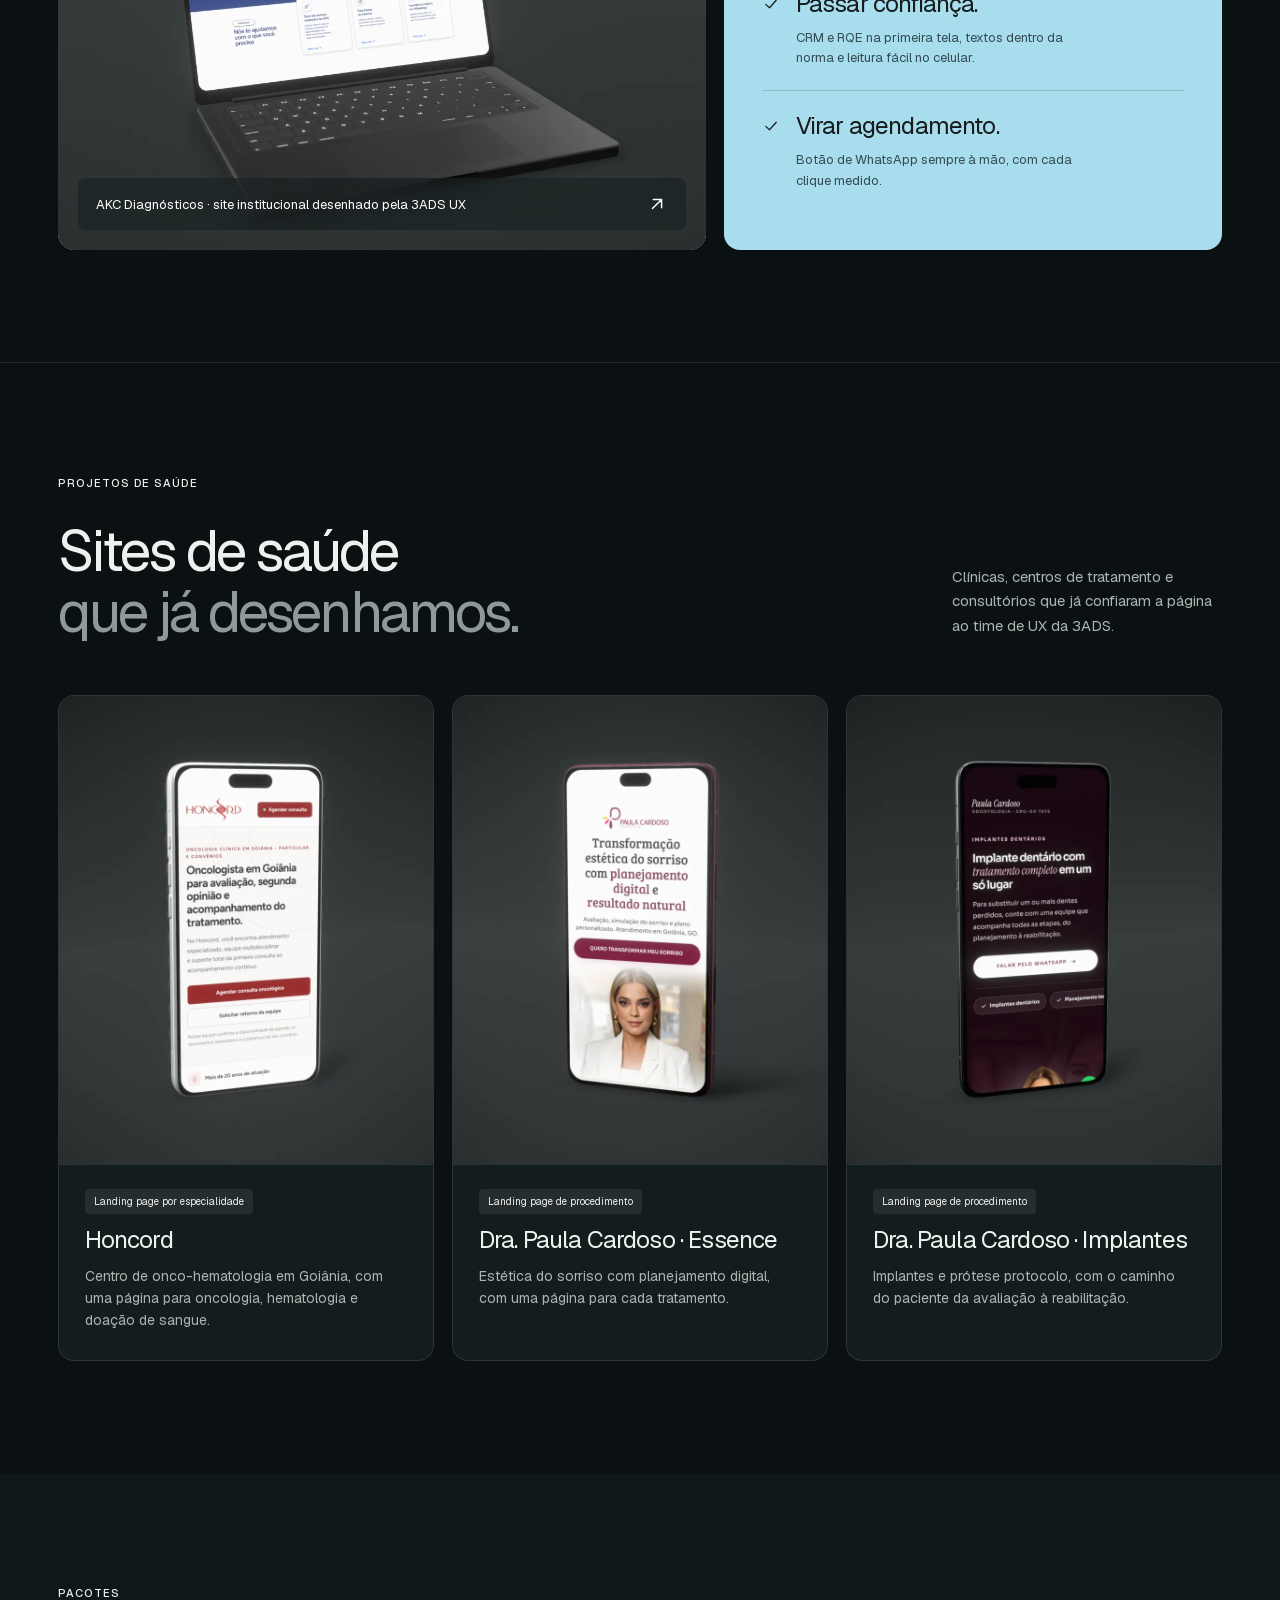
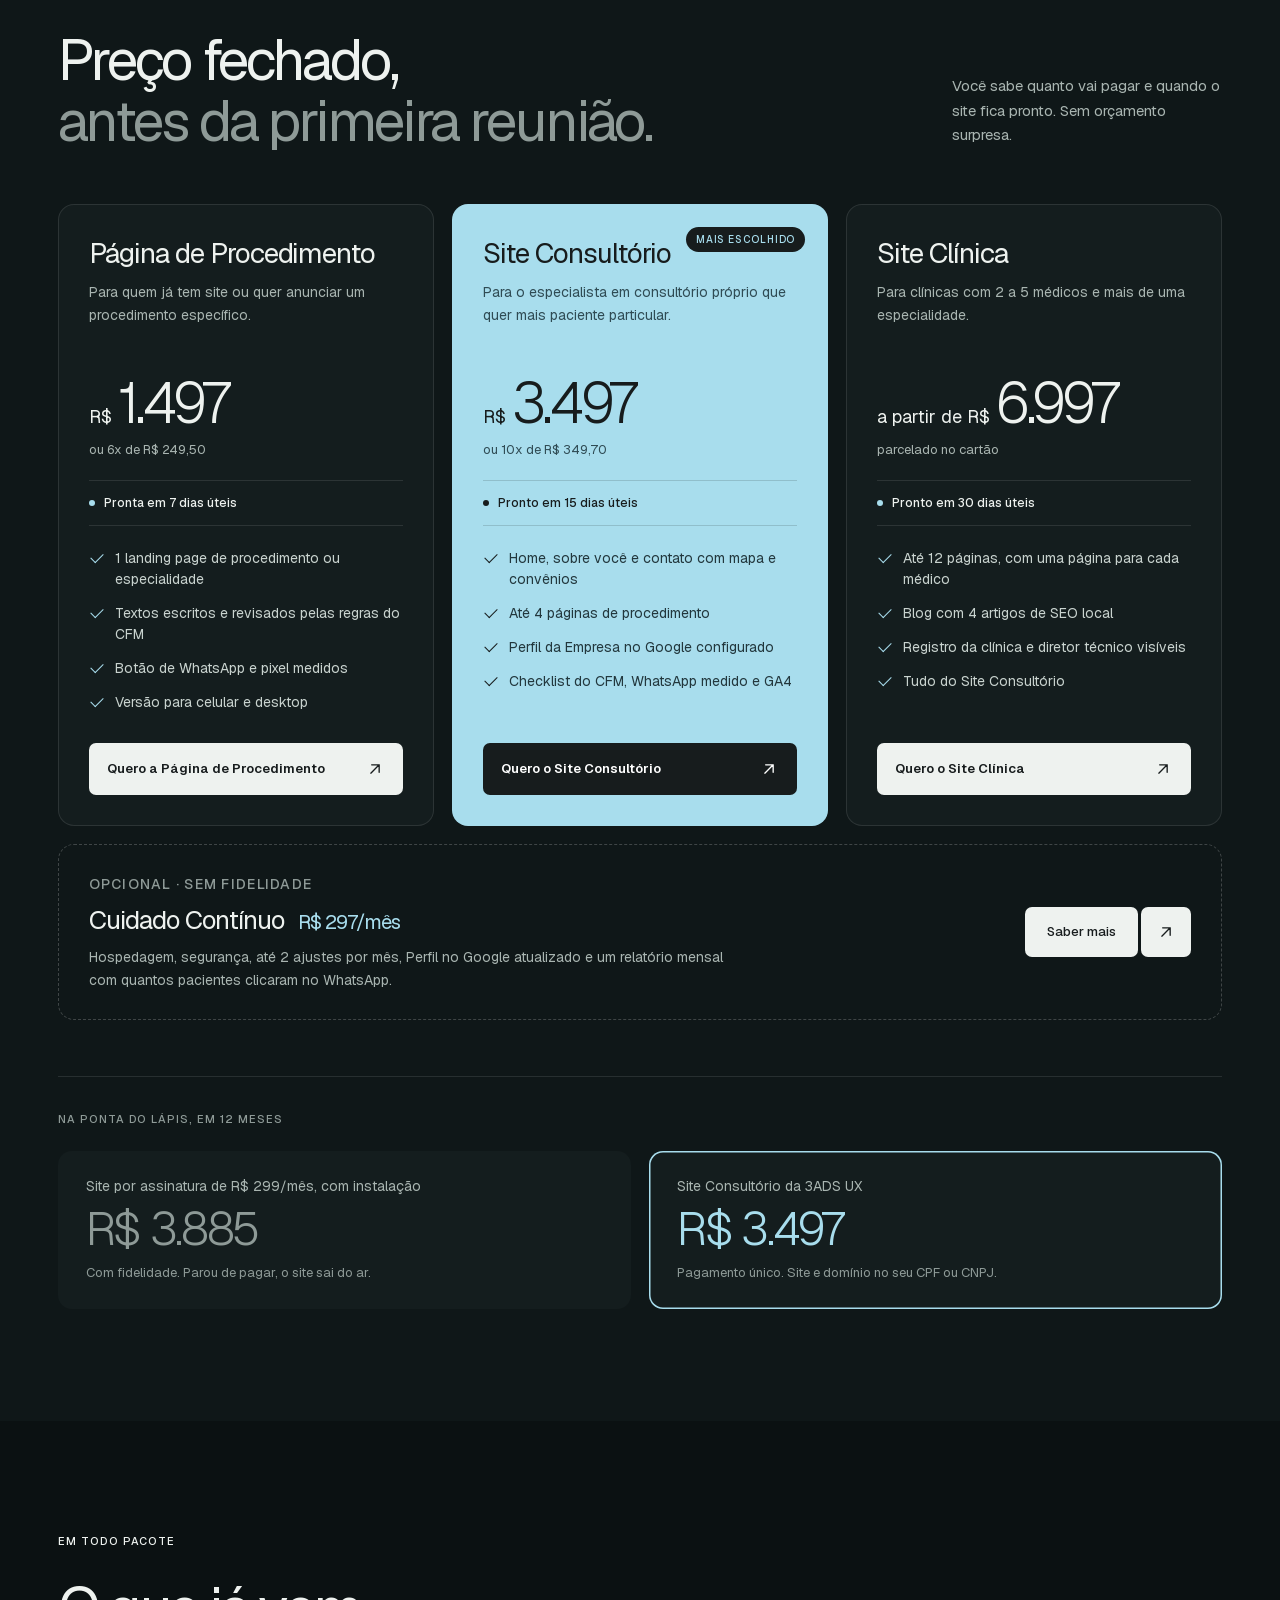
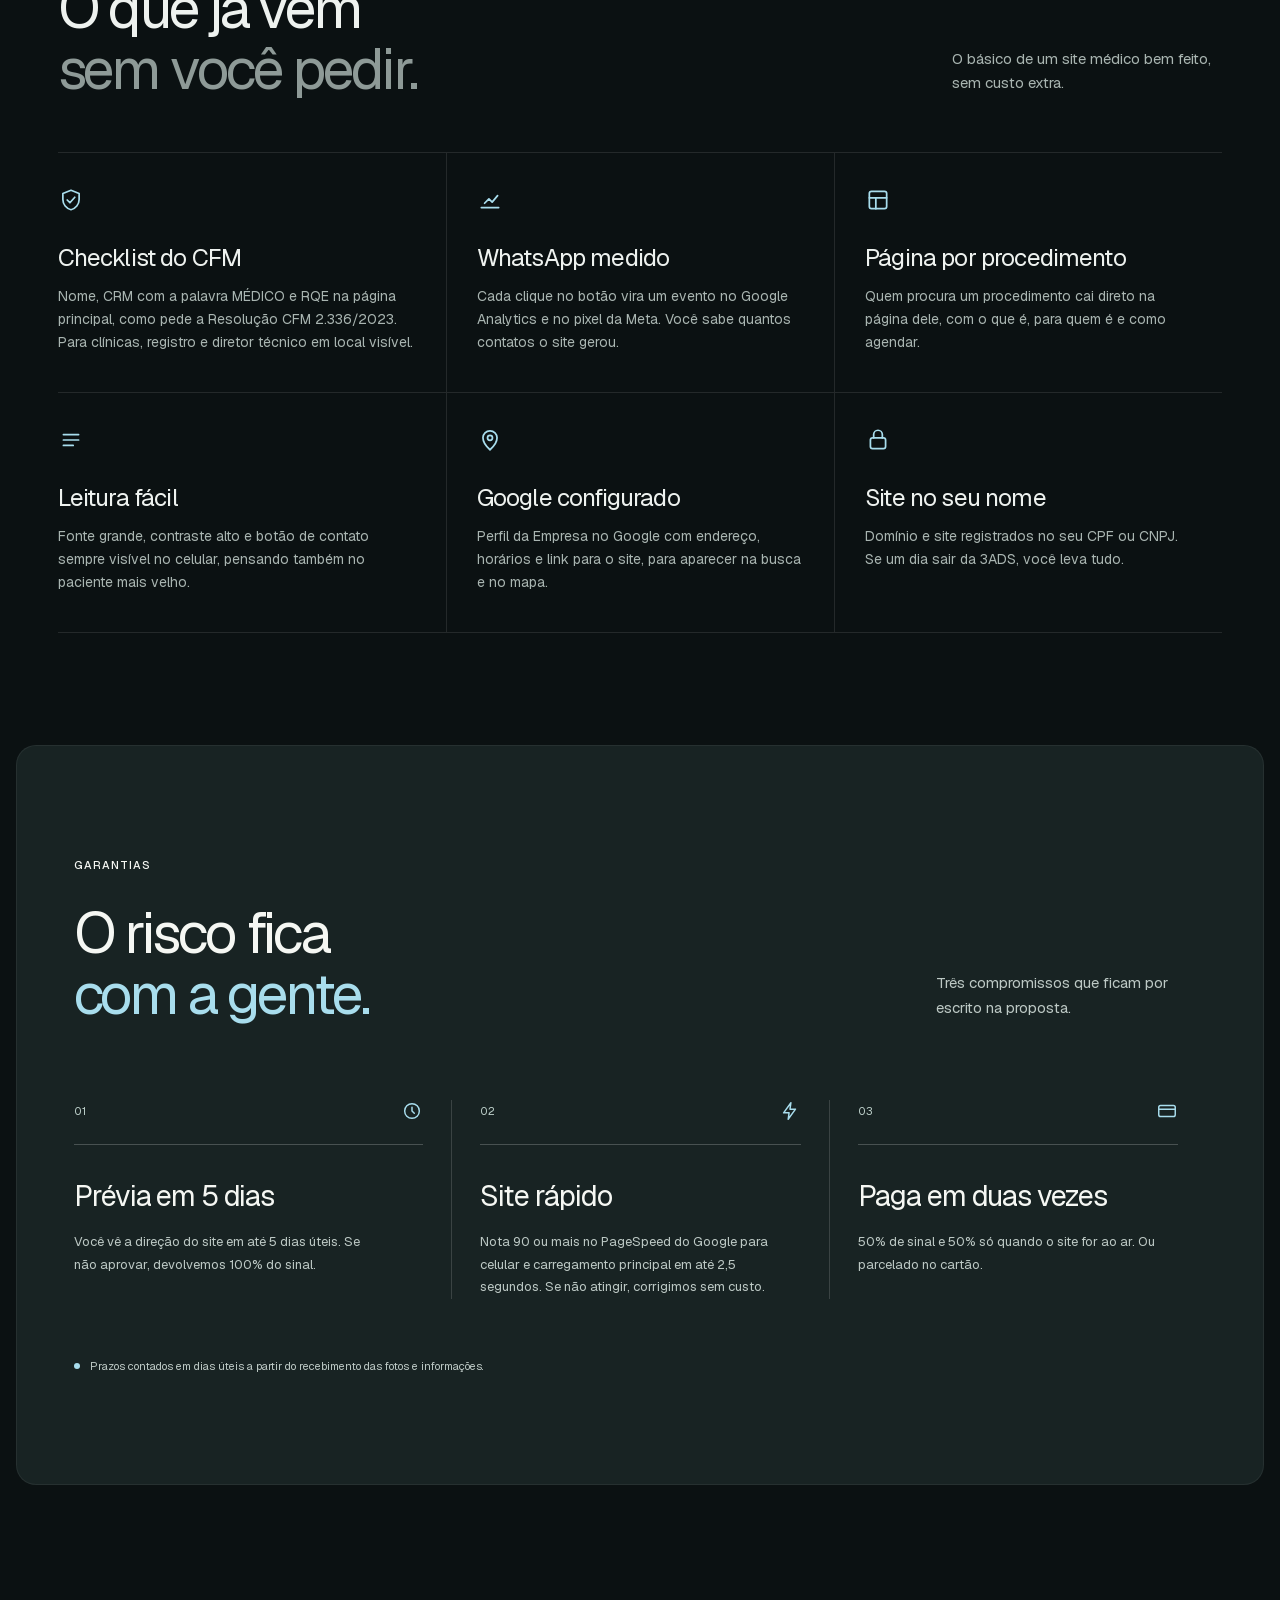
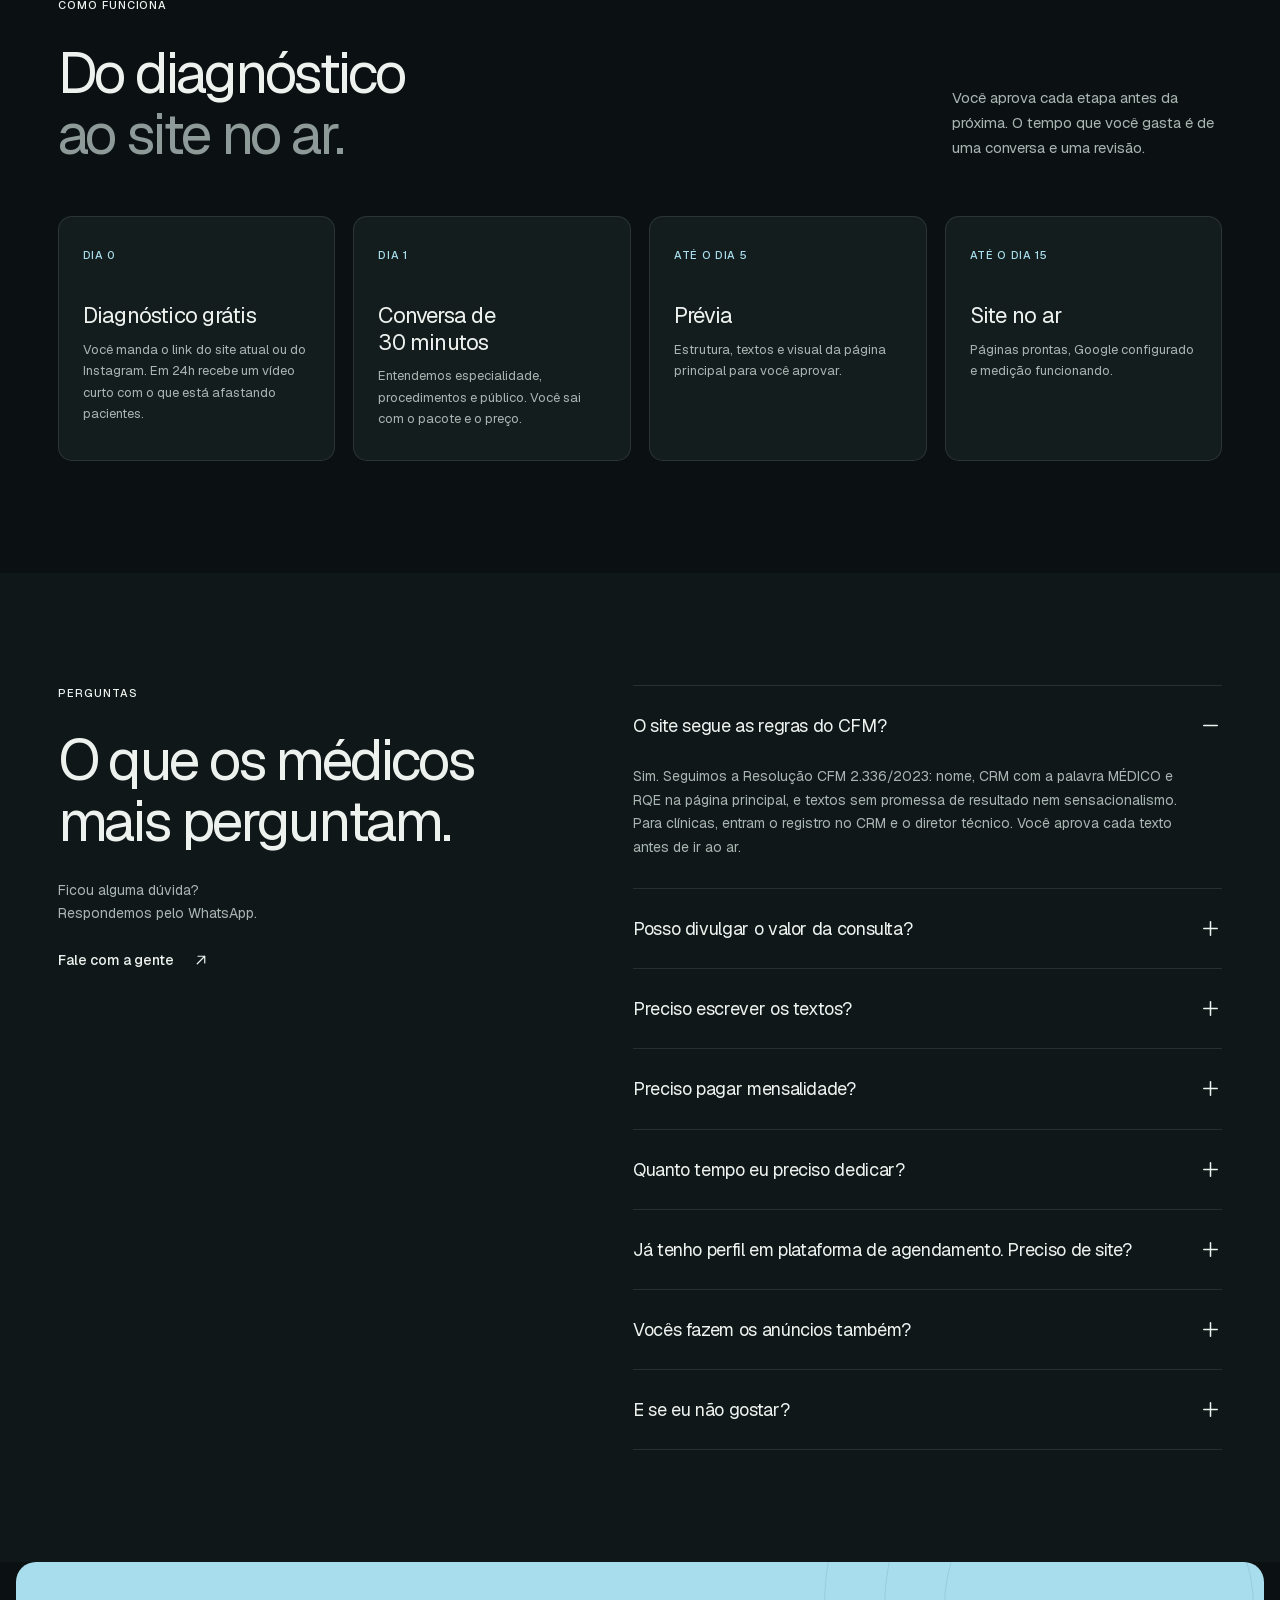
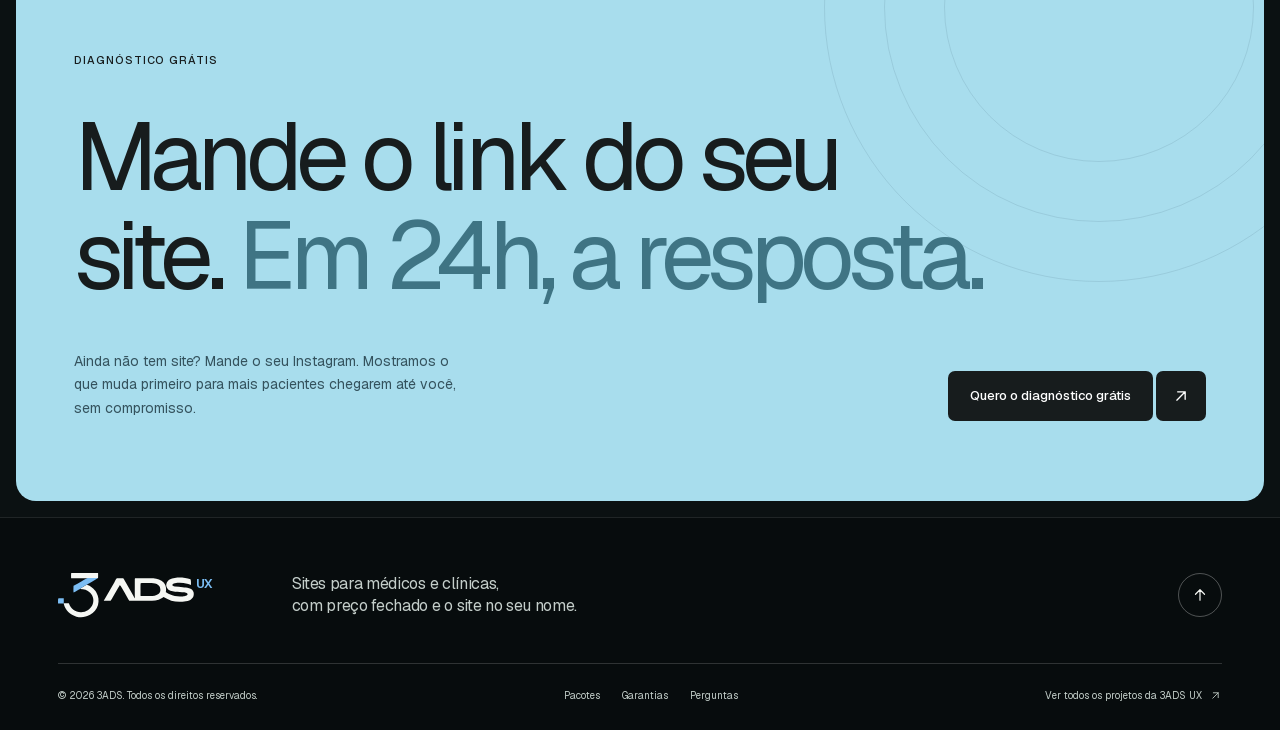
<file: saude/index.html>
<!doctype html>
<html lang="pt-BR">
<head>
  <meta charset="utf-8">
  <meta name="viewport" content="width=device-width, initial-scale=1">
  <title>Site para médicos e clínicas — 3ADS UX</title>
  <meta name="description" content="Site médico pronto em 15 dias úteis, com preço fechado: página por procedimento, regras do CFM, WhatsApp medido e o site no seu nome. A partir de R$ 1.497.">
  <meta name="theme-color" content="#0b1112">
  <meta property="og:title" content="Site para médicos e clínicas — 3ADS UX">
  <meta property="og:description" content="Pronto em 15 dias úteis, dentro do CFM, com preço fechado e o site no seu nome.">
  <meta property="og:image" content="https://atende3ads-ux.github.io/3ads-ux/images/saude/og-saude.jpg">
  <link rel="canonical" href="https://atende3ads-ux.github.io/3ads-ux/saude/">
  <link rel="icon" href="../assets/favicon.svg" type="image/svg+xml">
  <link rel="preload" href="../assets/fonts/geist-latin.woff2" as="font" type="font/woff2" crossorigin>
  <link rel="stylesheet" href="../assets/styles.css">
  <link rel="stylesheet" href="../assets/saude.css">
  <script>document.documentElement.classList.add('js')</script>
</head>
<body class="pagina-saude">
  <a class="skip-link" href="#conteudo">Pular para o conteúdo</a>

  <header class="site-header" id="topo">
    <nav class="main-nav" aria-label="Principal">
      <a href="../" aria-label="3ADS UX, página inicial"><svg class="brand" viewBox="0 0 286 78" fill="none" role="img" aria-label="3ADS UX"><path d="M208.159 7.90671C215.239 7.42122 224.417 8.57153 231.094 10.968C232.105 12.9731 232.019 18.3341 231.869 20.7298C229.551 20.5001 227.697 19.4598 225.356 18.8757C218.164 17.0685 211.104 16.5218 203.804 18.0447C198.186 18.9291 197.759 22.9627 203.977 23.5439C208.509 23.9675 212.837 24.1707 217.4 24.7539C224.011 25.5985 234.189 25.3312 236.465 33.4175C237.035 36.0184 237.006 39.8382 235.515 42.1184C230.922 49.141 221.827 49.7852 214.366 50.0528C202.512 50.4782 194.108 47.707 184.063 41.6684C182.579 42.3872 181.943 43.2215 180.662 44.0531C173.355 48.801 163.656 48.4891 155.381 48.4944L140.211 48.4972L130.596 48.5046C128.6 48.5075 126.261 48.5682 124.298 48.4121C123.12 47.1939 122.471 45.6328 121.618 44.1703C117.995 37.9526 114.525 31.6515 110.921 25.4386C110.264 24.3048 109.255 21.6755 108.037 21.2661C107.773 21.3271 107.458 21.3849 107.317 21.6501C106.577 23.0444 105.789 24.4333 105.004 25.8021L96.2073 41.2055C95.0566 43.2019 93.2944 47.0191 91.6608 48.3848C88.8743 48.6845 82.8528 48.4691 79.7793 48.5049C80.1183 47.619 80.7845 46.5641 81.2762 45.727C86.7945 35.7431 92.9242 25.9428 98.4362 15.9247C99.3927 14.1863 101.059 10.1685 102.644 9.10809C105.881 8.88205 110.398 9.02725 113.757 9.02666C114.878 10.0626 116.851 14.1477 117.764 15.7625L128.689 35.013L131.842 40.6033C132.177 41.1993 133.623 44.0233 134.15 44.0995C134.273 43.485 134.162 42.7862 134.089 42.1625C133.884 40.4062 133.896 38.6792 133.905 36.9112C133.953 28.2888 133.862 19.6589 133.937 11.0388C133.941 10.4949 134.123 9.716 134.456 9.2867C135.623 8.85345 144.117 9.01791 145.849 9.03192C152.609 9.19681 159.569 8.71351 166.309 9.2829C172.881 9.83785 179.787 11.5818 184.249 16.7067C187.021 19.8964 188.519 23.9976 188.455 28.224C188.436 30.0258 188.179 31.85 188.058 33.6612C188.792 33.9599 189.741 34.5684 190.47 34.9673C191.912 35.7616 193.378 36.5119 194.865 37.2172C202.244 40.676 210.044 41.6528 218.116 40.8009C219.902 40.6124 226.754 39.6122 226.001 36.6532C225.218 33.5731 218.643 33.98 216.047 33.5315C207.592 32.0706 190.753 34.0273 188.858 22.5571C188.404 19.7985 189.56 16.4479 191.302 14.326C195.322 9.43379 202.299 8.72825 208.159 7.90671ZM144.028 40.1228C148.669 40.0618 153.311 40.0433 157.954 40.0675C163.819 40.0691 170.124 40.4622 175.091 36.7136C177.24 34.5474 178.713 32.1882 178.576 29.0133C178.069 17.3034 165.411 17.3978 156.751 17.6095C152.777 17.7067 147.998 17.2576 144.234 17.6854C143.774 18.2713 143.954 29.0114 143.949 30.736C143.943 33.4397 143.881 37.4359 144.028 40.1228Z" fill="currentColor"/><path d="M50.1799 20.7006C56.5497 22.3659 63.5455 28.184 66.887 33.9011C70.7448 40.5099 71.7771 48.3946 69.7511 55.774C67.8087 63.1024 62.299 69.2147 55.8562 72.9363C48.7087 77.1087 40.1997 78.2807 32.1904 76.1958C21.3026 73.2607 12.5543 64.9899 10.0928 54.2224C10.0124 53.8709 9.98553 53.3345 9.90234 53.0712L9.96198 52.6745C10.5592 53.0307 17.6258 52.8049 18.9109 52.8271C22.2611 62.2857 29.7356 68.1318 39.8847 68.3701C57.708 68.7883 69.2264 47.9807 56.045 34.3984C50.8332 29.028 45.6704 27.8697 38.4941 27.7475C41.183 25.7296 47.0796 22.3643 50.1799 20.7006Z" fill="currentColor"/><path d="M23.0335 0.0633376C23.9792 0.169569 26.107 0.0846433 27.1853 0.0839137L36.021 0.0828917L60.3345 0.0788059C63.447 0.0769089 66.8089 -0.0393916 69.8665 0.0140161C69.9913 2.14843 70.0356 6.29906 69.82 8.57107C69.7978 8.80542 69.2921 8.94945 69.0062 9.07188C67.7178 8.70693 51.2745 8.75902 50.4554 9.20584C49.6181 8.7936 26.1359 9.15257 22.8759 8.98257C22.6374 7.03232 22.757 1.96602 23.0335 0.0633376Z" fill="currentColor"/><path d="M50.4559 9.20583C51.2751 8.75901 67.7184 8.70692 69.0068 9.07187C67.1131 10.7437 64.2413 12.0617 62.0946 13.4628C59.6261 15.0744 57.2413 16.5872 54.6944 18.0601C53.9151 18.5109 50.5811 20.3215 50.1805 20.7006C47.0801 22.3643 41.1835 25.7295 38.4946 27.7475C35.0492 29.2612 30.7619 32.5632 27.2146 34.1245C26.8565 32.2688 26.8856 24.2588 27.1128 22.2218C31.5413 19.6948 36.2657 17.2972 40.6193 14.7055C43.9624 12.7154 47.0073 11.0166 50.4559 9.20583Z" fill="#7BBDF3"/><path d="M0.0594405 53.031C0.0344165 51.7245 -0.188479 45.4876 0.429999 44.7183C0.701396 44.3807 1.10236 44.2409 1.51872 44.1819C2.68443 44.0172 4.02099 44.2353 5.20926 44.2318C6.80712 44.2272 8.39648 44.0582 9.98461 43.8979C10.0831 46.4453 10.1405 50.1497 9.9632 52.6745L9.90357 53.0712C7.25742 53.1821 2.68997 53.1636 0.0594405 53.031Z" fill="#7BBDF3"/><text x="240" y="26.5" fill="#7BBDF3" font-family="Geist, sans-serif" font-size="22.5" font-weight="600" letter-spacing="-0.4">UX</text></svg></a>
      <div class="desktop-navigation">
        <div class="nav-links">
          <a href="#projetos">Projetos</a>
          <a href="#pacotes">Pacotes</a>
          <a href="#incluso">O que vem</a>
          <a href="#garantias">Garantias</a>
          <a href="#perguntas">Perguntas</a>
        </div>
        <a class="button-link button-dark js-contato" data-msg="diagnostico" href="#contato">
          <span>Diagnóstico grátis</span>
          <span class="button-arrow"><svg viewBox="0 0 24 24" width="20" height="20" aria-hidden="true"><path d="M7 17 17 7M8 7h9v9"/></svg></span>
        </a>
      </div>
      <button type="button" class="menu-toggle" id="menu-toggle" aria-expanded="false" aria-controls="menu-mobile" aria-label="Abrir menu">
        <svg viewBox="0 0 24 24" width="20" height="20" aria-hidden="true"><path d="M4 8h16M4 16h16"/></svg>
      </button>
    </nav>
    <div class="mobile-menu" id="menu-mobile" hidden>
      <p class="eyebrow">Sites para saúde</p>
      <a href="#pacotes"><span class="menu-index">01</span>Pacotes<svg viewBox="0 0 24 24" width="22" height="22" aria-hidden="true"><path d="M7 17 17 7M8 7h9v9"/></svg></a>
      <a href="#incluso"><span class="menu-index">02</span>O que vem<svg viewBox="0 0 24 24" width="22" height="22" aria-hidden="true"><path d="M7 17 17 7M8 7h9v9"/></svg></a>
      <a href="#garantias"><span class="menu-index">03</span>Garantias<svg viewBox="0 0 24 24" width="22" height="22" aria-hidden="true"><path d="M7 17 17 7M8 7h9v9"/></svg></a>
      <a href="#perguntas"><span class="menu-index">04</span>Perguntas<svg viewBox="0 0 24 24" width="22" height="22" aria-hidden="true"><path d="M7 17 17 7M8 7h9v9"/></svg></a>
      <a class="button-link button-blue js-contato" data-msg="diagnostico" href="#contato">
        <span>Quero o diagnóstico grátis</span>
        <span class="button-arrow"><svg viewBox="0 0 24 24" width="20" height="20" aria-hidden="true"><path d="M7 17 17 7M8 7h9v9"/></svg></span>
      </a>
      <p>Site médico pronto em 15 dias úteis, com preço fechado.</p>
    </div>
  </header>

  <main id="conteudo">
    <div class="hero-frame">
      <section id="inicio" class="hero-section saude-hero" aria-labelledby="hero-title">
        <div class="saude-hero-fundo" aria-hidden="true"></div>
        <p class="hero-topline"><span class="status-dot"></span> Para médicos com RQE e clínicas de até 5 médicos.</p>
        <div class="hero-content">
          <div class="hero-copy">
            <p class="eyebrow hero-eyebrow">3ADS UX · Sites para médicos e clínicas</p>
            <h1 id="hero-title">Seu site médico pronto em 15 dias, <span>com preço fechado.</span></h1>
            <p class="hero-description">Uma página para cada procedimento, dentro das regras do CFM e medida do clique até o WhatsApp. E o site fica no seu nome.</p>
            <p class="saude-hero-preco">Site Consultório <strong>R$ 3.497</strong> ou 10x de R$ 349,70</p>
            <div class="hero-actions">
              <a class="button-link button-light js-contato" data-msg="diagnostico" href="#contato">
                <span>Quero o diagnóstico do meu site</span>
                <span class="button-arrow"><svg viewBox="0 0 24 24" width="20" height="20" aria-hidden="true"><path d="M7 17 17 7M8 7h9v9"/></svg></span>
              </a>
              <a class="hero-secondary" href="#pacotes">Ver pacotes e preços <svg viewBox="0 0 24 24" width="16" height="16" aria-hidden="true"><path d="M12 5v14M6 13l6 6 6-6"/></svg></a>
            </div>
          </div>
          <a class="hero-program-card saude-preco-card" href="#pacotes">
            <span class="hero-card-arrow" aria-hidden="true"><svg viewBox="0 0 24 24" width="18" height="18"><path d="M7 17 17 7M8 7h9v9"/></svg></span>
            <span class="saude-preco-rotulo">Site Consultório</span>
            <span class="hero-program-number">R$&nbsp;3.497</span>
            <p>ou 10x de R$ 349,70</p>
            <span class="hero-program-foot"><span class="status-dot"></span>Sem mensalidade obrigatória</span>
          </a>
        </div>
        <p class="hero-bottom"><span>Página por procedimento · CRM e RQE na primeira tela · WhatsApp medido · Site no seu nome</span></p>
      </section>
    </div>

    <section class="challenge-section section-space" aria-labelledby="challenge-title">
      <div class="page-container">
        <div class="reveal">
          <p class="eyebrow section-label">O ponto de partida</p>
          <h2 id="challenge-title" class="challenge-title">O paciente particular pesquisa<br><span class="muted">antes de marcar a</span> consulta<span class="blue-period">.</span></h2>
        </div>
        <div class="challenge-description reveal">
          <span class="section-symbol" aria-hidden="true">↗</span>
          <p>Ele procura o seu nome e o procedimento no Google, compara e escolhe quem passa mais confiança em poucos segundos.</p>
          <p>Um perfil em plataforma não é seu e some se você parar de pagar. Um site próprio, bem feito, continua trabalhando por você.</p>
        </div>
        <div class="challenge-grid">
          <figure class="challenge-photo image-hover reveal">
            <img src="../images/saude/akc-macbook.webp" alt="Site da AKC Diagnósticos aberto em um MacBook" width="1600" height="900" loading="lazy" decoding="async">
            <figcaption class="photo-caption">AKC Diagnósticos · site institucional desenhado pela 3ADS UX<svg viewBox="0 0 24 24" width="22" height="22" aria-hidden="true"><path d="M7 17 17 7M8 7h9v9"/></svg></figcaption>
          </figure>
          <div class="benefits-card reveal" style="--reveal-delay: 100ms">
            <p class="eyebrow">O que o seu site precisa fazer</p>
            <div class="benefit">
              <svg viewBox="0 0 24 24" width="18" height="18" aria-hidden="true"><path d="M5 12.5 10 17l9-10"/></svg>
              <div><h3>Ser encontrado.</h3><p>Uma página para cada procedimento, pronta para o Google e para os anúncios.</p></div>
            </div>
            <div class="benefit">
              <svg viewBox="0 0 24 24" width="18" height="18" aria-hidden="true"><path d="M5 12.5 10 17l9-10"/></svg>
              <div><h3>Passar confiança.</h3><p>CRM e RQE na primeira tela, textos dentro da norma e leitura fácil no celular.</p></div>
            </div>
            <div class="benefit">
              <svg viewBox="0 0 24 24" width="18" height="18" aria-hidden="true"><path d="M5 12.5 10 17l9-10"/></svg>
              <div><h3>Virar agendamento.</h3><p>Botão de WhatsApp sempre à mão, com cada clique medido.</p></div>
            </div>
          </div>
        </div>
      </div>
    </section>

    <section id="projetos" class="section-space vitrine-section" aria-labelledby="vitrine-title">
      <div class="page-container">
        <div class="section-heading reveal">
          <div>
            <p class="eyebrow section-label">Projetos de saúde</p>
            <h2 id="vitrine-title">Sites de saúde<br><span class="muted">que já desenhamos.</span></h2>
          </div>
          <p class="section-intro">Clínicas, centros de tratamento e consultórios que já confiaram a página ao time de UX da 3ADS.</p>
        </div>
        <div class="vitrine-grid">
          <figure class="vitrine-card reveal">
            <img src="../images/saude/honcord-iphone.webp" alt="Página de oncologia da Honcord aberta em um iPhone" width="800" height="1000" loading="lazy" decoding="async">
            <figcaption>
              <span class="tag">Landing page por especialidade</span>
              <h3>Honcord</h3>
              <p>Centro de onco-hematologia em Goiânia, com uma página para oncologia, hematologia e doação de sangue.</p>
            </figcaption>
          </figure>
          <figure class="vitrine-card reveal" style="--reveal-delay: 90ms">
            <img src="../images/saude/paula-essence-iphone.webp" alt="Página de estética do sorriso da Dra. Paula Cardoso aberta em um iPhone" width="800" height="1000" loading="lazy" decoding="async">
            <figcaption>
              <span class="tag">Landing page de procedimento</span>
              <h3>Dra. Paula Cardoso · Essence</h3>
              <p>Estética do sorriso com planejamento digital, com uma página para cada tratamento.</p>
            </figcaption>
          </figure>
          <figure class="vitrine-card reveal" style="--reveal-delay: 180ms">
            <img src="../images/saude/paula-implantes-iphone.webp" alt="Página de implantes dentários da Dra. Paula Cardoso aberta em um iPhone" width="800" height="1000" loading="lazy" decoding="async">
            <figcaption>
              <span class="tag">Landing page de procedimento</span>
              <h3>Dra. Paula Cardoso · Implantes</h3>
              <p>Implantes e prótese protocolo, com o caminho do paciente da avaliação à reabilitação.</p>
            </figcaption>
          </figure>
        </div>
      </div>
    </section>

    <section id="pacotes" class="section-space programs-section" aria-labelledby="pacotes-title">
      <div class="page-container">
        <div class="section-heading reveal">
          <div>
            <p class="eyebrow section-label">Pacotes</p>
            <h2 id="pacotes-title">Preço fechado,<br><span class="muted">antes da primeira reunião.</span></h2>
          </div>
          <p class="section-intro">Você sabe quanto vai pagar e quando o site fica pronto. Sem orçamento surpresa.</p>
        </div>

        <div class="pacotes-grid">
          <article class="pacote reveal">
            <div class="pacote-topo">
              <h3>Página de Procedimento</h3>
              <p>Para quem já tem site ou quer anunciar um procedimento específico.</p>
            </div>
            <p class="pacote-preco"><span class="pacote-moeda">R$</span>1.497</p>
            <p class="pacote-parcela">ou 6x de R$ 249,50</p>
            <p class="pacote-prazo"><span class="status-dot"></span>Pronta em 7 dias úteis</p>
            <ul class="pacote-lista">
              <li>1 landing page de procedimento ou especialidade</li>
              <li>Textos escritos e revisados pelas regras do CFM</li>
              <li>Botão de WhatsApp e pixel medidos</li>
              <li>Versão para celular e desktop</li>
            </ul>
            <a class="pacote-botao js-contato" data-msg="procedimento" href="#contato">Quero a Página de Procedimento <svg viewBox="0 0 24 24" width="20" height="20" aria-hidden="true"><path d="M7 17 17 7M8 7h9v9"/></svg></a>
          </article>

          <article class="pacote pacote-destaque reveal" style="--reveal-delay: 90ms">
            <span class="pacote-selo">Mais escolhido</span>
            <div class="pacote-topo">
              <h3>Site Consultório</h3>
              <p>Para o especialista em consultório próprio que quer mais paciente particular.</p>
            </div>
            <p class="pacote-preco"><span class="pacote-moeda">R$</span>3.497</p>
            <p class="pacote-parcela">ou 10x de R$ 349,70</p>
            <p class="pacote-prazo"><span class="status-dot"></span>Pronto em 15 dias úteis</p>
            <ul class="pacote-lista">
              <li>Home, sobre você e contato com mapa e convênios</li>
              <li>Até 4 páginas de procedimento</li>
              <li>Perfil da Empresa no Google configurado</li>
              <li>Checklist do CFM, WhatsApp medido e GA4</li>
            </ul>
            <a class="pacote-botao js-contato" data-msg="consultorio" href="#contato">Quero o Site Consultório <svg viewBox="0 0 24 24" width="20" height="20" aria-hidden="true"><path d="M7 17 17 7M8 7h9v9"/></svg></a>
          </article>

          <article class="pacote reveal" style="--reveal-delay: 180ms">
            <div class="pacote-topo">
              <h3>Site Clínica</h3>
              <p>Para clínicas com 2 a 5 médicos e mais de uma especialidade.</p>
            </div>
            <p class="pacote-preco"><span class="pacote-moeda">a partir de R$</span>6.997</p>
            <p class="pacote-parcela">parcelado no cartão</p>
            <p class="pacote-prazo"><span class="status-dot"></span>Pronto em 30 dias úteis</p>
            <ul class="pacote-lista">
              <li>Até 12 páginas, com uma página para cada médico</li>
              <li>Blog com 4 artigos de SEO local</li>
              <li>Registro da clínica e diretor técnico visíveis</li>
              <li>Tudo do Site Consultório</li>
            </ul>
            <a class="pacote-botao js-contato" data-msg="clinica" href="#contato">Quero o Site Clínica <svg viewBox="0 0 24 24" width="20" height="20" aria-hidden="true"><path d="M7 17 17 7M8 7h9v9"/></svg></a>
          </article>
        </div>

        <div class="cuidado reveal">
          <div>
            <p class="eyebrow">Opcional · sem fidelidade</p>
            <h3>Cuidado Contínuo <span>R$ 297/mês</span></h3>
            <p>Hospedagem, segurança, até 2 ajustes por mês, Perfil no Google atualizado e um relatório mensal com quantos pacientes clicaram no WhatsApp.</p>
          </div>
          <a class="button-link button-dark js-contato" data-msg="cuidado" href="#contato">
            <span>Saber mais</span>
            <span class="button-arrow"><svg viewBox="0 0 24 24" width="20" height="20" aria-hidden="true"><path d="M7 17 17 7M8 7h9v9"/></svg></span>
          </a>
        </div>

        <div class="comparacao reveal">
          <p class="eyebrow">Na ponta do lápis, em 12 meses</p>
          <div class="comparacao-grid">
            <div class="comparacao-item">
              <span class="comparacao-rotulo">Site por assinatura de R$ 299/mês, com instalação</span>
              <span class="comparacao-valor muted">R$ 3.885</span>
              <span class="comparacao-nota">Com fidelidade. Parou de pagar, o site sai do ar.</span>
            </div>
            <div class="comparacao-item comparacao-nossa">
              <span class="comparacao-rotulo">Site Consultório da 3ADS UX</span>
              <span class="comparacao-valor">R$ 3.497</span>
              <span class="comparacao-nota">Pagamento único. Site e domínio no seu CPF ou CNPJ.</span>
            </div>
          </div>
        </div>
      </div>
    </section>

    <section id="incluso" class="section-space" aria-labelledby="incluso-title">
      <div class="page-container">
        <div class="section-heading reveal">
          <div>
            <p class="eyebrow section-label">Em todo pacote</p>
            <h2 id="incluso-title">O que já vem<br><span class="muted">sem você pedir.</span></h2>
          </div>
          <p class="section-intro">O básico de um site médico bem feito, sem custo extra.</p>
        </div>
        <ul class="incluso-grid">
          <li class="incluso-item reveal">
            <svg viewBox="0 0 24 24" width="26" height="26" aria-hidden="true"><path d="M12 3 4.5 6v5.5c0 4.6 3.2 8.4 7.5 9.5 4.3-1.1 7.5-4.9 7.5-9.5V6L12 3Z"/><path d="m8.5 12 2.5 2.5 4.5-5"/></svg>
            <h3>Checklist do CFM</h3>
            <p>Nome, CRM com a palavra MÉDICO e RQE na página principal, como pede a Resolução CFM 2.336/2023. Para clínicas, registro e diretor técnico em local visível.</p>
          </li>
          <li class="incluso-item reveal" style="--reveal-delay: 80ms">
            <svg viewBox="0 0 24 24" width="26" height="26" aria-hidden="true"><path d="M4 19h16M7 15l4-4 3 3 5-6"/></svg>
            <h3>WhatsApp medido</h3>
            <p>Cada clique no botão vira um evento no Google Analytics e no pixel da Meta. Você sabe quantos contatos o site gerou.</p>
          </li>
          <li class="incluso-item reveal" style="--reveal-delay: 160ms">
            <svg viewBox="0 0 24 24" width="26" height="26" aria-hidden="true"><rect x="4" y="4" width="16" height="16" rx="2"/><path d="M4 10h16M10 10v10"/></svg>
            <h3>Página por procedimento</h3>
            <p>Quem procura um procedimento cai direto na página dele, com o que é, para quem é e como agendar.</p>
          </li>
          <li class="incluso-item reveal">
            <svg viewBox="0 0 24 24" width="26" height="26" aria-hidden="true"><path d="M5 7h14M5 12h14M5 17h9"/></svg>
            <h3>Leitura fácil</h3>
            <p>Fonte grande, contraste alto e botão de contato sempre visível no celular, pensando também no paciente mais velho.</p>
          </li>
          <li class="incluso-item reveal" style="--reveal-delay: 80ms">
            <svg viewBox="0 0 24 24" width="26" height="26" aria-hidden="true"><path d="M12 21s-6.5-5.6-6.5-11a6.5 6.5 0 0 1 13 0c0 5.4-6.5 11-6.5 11Z"/><circle cx="12" cy="10" r="2.3"/></svg>
            <h3>Google configurado</h3>
            <p>Perfil da Empresa no Google com endereço, horários e link para o site, para aparecer na busca e no mapa.</p>
          </li>
          <li class="incluso-item reveal" style="--reveal-delay: 160ms">
            <svg viewBox="0 0 24 24" width="26" height="26" aria-hidden="true"><rect x="5" y="10" width="14" height="10" rx="2"/><path d="M8 10V7a4 4 0 0 1 8 0v3"/></svg>
            <h3>Site no seu nome</h3>
            <p>Domínio e site registrados no seu CPF ou CNPJ. Se um dia sair da 3ADS, você leva tudo.</p>
          </li>
        </ul>
      </div>
    </section>

    <section id="garantias" class="method-section section-space" aria-labelledby="garantias-title">
      <div class="page-container">
        <div class="section-heading reveal">
          <div>
            <p class="eyebrow section-label">Garantias</p>
            <h2 id="garantias-title">O risco fica<br><span>com a gente.</span></h2>
          </div>
          <p class="section-intro">Três compromissos que ficam por escrito na proposta.</p>
        </div>
        <ol class="steps-grid garantias-grid reveal">
          <li class="step">
            <div class="step-top"><span>01</span><svg viewBox="0 0 24 24" width="22" height="22" aria-hidden="true"><circle cx="12" cy="12" r="8"/><path d="M12 8v4l2.5 2.5"/></svg></div>
            <h3>Prévia em 5 dias</h3>
            <p>Você vê a direção do site em até 5 dias úteis. Se não aprovar, devolvemos 100% do sinal.</p>
          </li>
          <li class="step">
            <div class="step-top"><span>02</span><svg viewBox="0 0 24 24" width="22" height="22" aria-hidden="true"><path d="M13 3 5 14h6l-1 7 8-11h-6l1-7Z"/></svg></div>
            <h3>Site rápido</h3>
            <p>Nota 90 ou mais no PageSpeed do Google para celular e carregamento principal em até 2,5 segundos. Se não atingir, corrigimos sem custo.</p>
          </li>
          <li class="step">
            <div class="step-top"><span>03</span><svg viewBox="0 0 24 24" width="22" height="22" aria-hidden="true"><rect x="3" y="6" width="18" height="12" rx="2"/><path d="M3 10h18"/></svg></div>
            <h3>Paga em duas vezes</h3>
            <p>50% de sinal e 50% só quando o site for ao ar. Ou parcelado no cartão.</p>
          </li>
        </ol>
        <p class="method-footer"><span class="status-dot"></span>Prazos contados em dias úteis a partir do recebimento das fotos e informações.</p>
      </div>
    </section>

    <section class="section-space" aria-labelledby="etapas-title">
      <div class="page-container">
        <div class="section-heading reveal">
          <div>
            <p class="eyebrow section-label">Como funciona</p>
            <h2 id="etapas-title">Do diagnóstico<br><span class="muted">ao site no ar.</span></h2>
          </div>
          <p class="section-intro">Você aprova cada etapa antes da próxima. O tempo que você gasta é de uma conversa e uma revisão.</p>
        </div>
        <ol class="etapas reveal">
          <li><span class="etapa-dia">Dia 0</span><h3>Diagnóstico grátis</h3><p>Você manda o link do site atual ou do Instagram. Em 24h recebe um vídeo curto com o que está afastando pacientes.</p></li>
          <li><span class="etapa-dia">Dia 1</span><h3>Conversa de 30 minutos</h3><p>Entendemos especialidade, procedimentos e público. Você sai com o pacote e o preço.</p></li>
          <li><span class="etapa-dia">Até o dia 5</span><h3>Prévia</h3><p>Estrutura, textos e visual da página principal para você aprovar.</p></li>
          <li><span class="etapa-dia">Até o dia 15</span><h3>Site no ar</h3><p>Páginas prontas, Google configurado e medição funcionando.</p></li>
        </ol>
      </div>
    </section>

    <section id="perguntas" class="faq-section section-space programs-section" aria-labelledby="faq-title">
      <div class="page-container faq-grid">
        <div class="reveal">
          <p class="eyebrow section-label">Perguntas</p>
          <h2 id="faq-title">O que os médicos<br>mais perguntam.</h2>
          <p class="faq-intro">Ficou alguma dúvida?<br>Respondemos pelo WhatsApp.</p>
          <a href="#contato" class="text-link js-contato" data-msg="duvida">Fale com a gente <svg viewBox="0 0 24 24" width="18" height="18" aria-hidden="true"><path d="M7 17 17 7M8 7h9v9"/></svg></a>
        </div>
        <div class="faq-list reveal" id="faq"></div>
      </div>
    </section>

    <section id="contato" class="contact-section" aria-labelledby="contact-title">
      <div class="contact-decoration" aria-hidden="true"><span></span><span></span><span></span></div>
      <div class="page-container">
        <p class="eyebrow section-label">Diagnóstico grátis</p>
        <h2 id="contact-title">Mande o link do seu site. <span>Em 24h, a resposta.</span></h2>
        <div class="contact-bottom">
          <p>Ainda não tem site? Mande o seu Instagram. Mostramos o que muda primeiro para mais pacientes chegarem até você, sem compromisso.</p>
          <a class="button-link button-dark js-contato" data-msg="diagnostico" href="#contato">
            <span>Quero o diagnóstico grátis</span>
            <span class="button-arrow"><svg viewBox="0 0 24 24" width="20" height="20" aria-hidden="true"><path d="M7 17 17 7M8 7h9v9"/></svg></span>
          </a>
        </div>
      </div>
    </section>
  </main>

  <footer class="site-footer">
    <div class="page-container">
      <div class="footer-top">
        <a href="../" aria-label="3ADS UX, página inicial"><svg class="brand brand-footer" viewBox="0 0 286 78" fill="none" role="img" aria-label="3ADS UX"><path d="M208.159 7.90671C215.239 7.42122 224.417 8.57153 231.094 10.968C232.105 12.9731 232.019 18.3341 231.869 20.7298C229.551 20.5001 227.697 19.4598 225.356 18.8757C218.164 17.0685 211.104 16.5218 203.804 18.0447C198.186 18.9291 197.759 22.9627 203.977 23.5439C208.509 23.9675 212.837 24.1707 217.4 24.7539C224.011 25.5985 234.189 25.3312 236.465 33.4175C237.035 36.0184 237.006 39.8382 235.515 42.1184C230.922 49.141 221.827 49.7852 214.366 50.0528C202.512 50.4782 194.108 47.707 184.063 41.6684C182.579 42.3872 181.943 43.2215 180.662 44.0531C173.355 48.801 163.656 48.4891 155.381 48.4944L140.211 48.4972L130.596 48.5046C128.6 48.5075 126.261 48.5682 124.298 48.4121C123.12 47.1939 122.471 45.6328 121.618 44.1703C117.995 37.9526 114.525 31.6515 110.921 25.4386C110.264 24.3048 109.255 21.6755 108.037 21.2661C107.773 21.3271 107.458 21.3849 107.317 21.6501C106.577 23.0444 105.789 24.4333 105.004 25.8021L96.2073 41.2055C95.0566 43.2019 93.2944 47.0191 91.6608 48.3848C88.8743 48.6845 82.8528 48.4691 79.7793 48.5049C80.1183 47.619 80.7845 46.5641 81.2762 45.727C86.7945 35.7431 92.9242 25.9428 98.4362 15.9247C99.3927 14.1863 101.059 10.1685 102.644 9.10809C105.881 8.88205 110.398 9.02725 113.757 9.02666C114.878 10.0626 116.851 14.1477 117.764 15.7625L128.689 35.013L131.842 40.6033C132.177 41.1993 133.623 44.0233 134.15 44.0995C134.273 43.485 134.162 42.7862 134.089 42.1625C133.884 40.4062 133.896 38.6792 133.905 36.9112C133.953 28.2888 133.862 19.6589 133.937 11.0388C133.941 10.4949 134.123 9.716 134.456 9.2867C135.623 8.85345 144.117 9.01791 145.849 9.03192C152.609 9.19681 159.569 8.71351 166.309 9.2829C172.881 9.83785 179.787 11.5818 184.249 16.7067C187.021 19.8964 188.519 23.9976 188.455 28.224C188.436 30.0258 188.179 31.85 188.058 33.6612C188.792 33.9599 189.741 34.5684 190.47 34.9673C191.912 35.7616 193.378 36.5119 194.865 37.2172C202.244 40.676 210.044 41.6528 218.116 40.8009C219.902 40.6124 226.754 39.6122 226.001 36.6532C225.218 33.5731 218.643 33.98 216.047 33.5315C207.592 32.0706 190.753 34.0273 188.858 22.5571C188.404 19.7985 189.56 16.4479 191.302 14.326C195.322 9.43379 202.299 8.72825 208.159 7.90671ZM144.028 40.1228C148.669 40.0618 153.311 40.0433 157.954 40.0675C163.819 40.0691 170.124 40.4622 175.091 36.7136C177.24 34.5474 178.713 32.1882 178.576 29.0133C178.069 17.3034 165.411 17.3978 156.751 17.6095C152.777 17.7067 147.998 17.2576 144.234 17.6854C143.774 18.2713 143.954 29.0114 143.949 30.736C143.943 33.4397 143.881 37.4359 144.028 40.1228Z" fill="currentColor"/><path d="M50.1799 20.7006C56.5497 22.3659 63.5455 28.184 66.887 33.9011C70.7448 40.5099 71.7771 48.3946 69.7511 55.774C67.8087 63.1024 62.299 69.2147 55.8562 72.9363C48.7087 77.1087 40.1997 78.2807 32.1904 76.1958C21.3026 73.2607 12.5543 64.9899 10.0928 54.2224C10.0124 53.8709 9.98553 53.3345 9.90234 53.0712L9.96198 52.6745C10.5592 53.0307 17.6258 52.8049 18.9109 52.8271C22.2611 62.2857 29.7356 68.1318 39.8847 68.3701C57.708 68.7883 69.2264 47.9807 56.045 34.3984C50.8332 29.028 45.6704 27.8697 38.4941 27.7475C41.183 25.7296 47.0796 22.3643 50.1799 20.7006Z" fill="currentColor"/><path d="M23.0335 0.0633376C23.9792 0.169569 26.107 0.0846433 27.1853 0.0839137L36.021 0.0828917L60.3345 0.0788059C63.447 0.0769089 66.8089 -0.0393916 69.8665 0.0140161C69.9913 2.14843 70.0356 6.29906 69.82 8.57107C69.7978 8.80542 69.2921 8.94945 69.0062 9.07188C67.7178 8.70693 51.2745 8.75902 50.4554 9.20584C49.6181 8.7936 26.1359 9.15257 22.8759 8.98257C22.6374 7.03232 22.757 1.96602 23.0335 0.0633376Z" fill="currentColor"/><path d="M50.4559 9.20583C51.2751 8.75901 67.7184 8.70692 69.0068 9.07187C67.1131 10.7437 64.2413 12.0617 62.0946 13.4628C59.6261 15.0744 57.2413 16.5872 54.6944 18.0601C53.9151 18.5109 50.5811 20.3215 50.1805 20.7006C47.0801 22.3643 41.1835 25.7295 38.4946 27.7475C35.0492 29.2612 30.7619 32.5632 27.2146 34.1245C26.8565 32.2688 26.8856 24.2588 27.1128 22.2218C31.5413 19.6948 36.2657 17.2972 40.6193 14.7055C43.9624 12.7154 47.0073 11.0166 50.4559 9.20583Z" fill="#7BBDF3"/><path d="M0.0594405 53.031C0.0344165 51.7245 -0.188479 45.4876 0.429999 44.7183C0.701396 44.3807 1.10236 44.2409 1.51872 44.1819C2.68443 44.0172 4.02099 44.2353 5.20926 44.2318C6.80712 44.2272 8.39648 44.0582 9.98461 43.8979C10.0831 46.4453 10.1405 50.1497 9.9632 52.6745L9.90357 53.0712C7.25742 53.1821 2.68997 53.1636 0.0594405 53.031Z" fill="#7BBDF3"/><text x="240" y="26.5" fill="#7BBDF3" font-family="Geist, sans-serif" font-size="22.5" font-weight="600" letter-spacing="-0.4">UX</text></svg></a>
        <p>Sites para médicos e clínicas,<br>com preço fechado e o site no seu nome.</p>
        <a class="back-top" href="#inicio" aria-label="Voltar ao topo"><svg viewBox="0 0 24 24" width="18" height="18" aria-hidden="true"><path d="M12 19V5M6 11l6-6 6 6"/></svg></a>
      </div>
      <div class="footer-bottom">
        <span>© 2026 3ADS. Todos os direitos reservados.</span>
        <nav aria-label="Rodapé"><a href="#pacotes">Pacotes</a><a href="#garantias">Garantias</a><a href="#perguntas">Perguntas</a></nav>
        <span><a href="../">Ver todos os projetos da 3ADS UX <svg viewBox="0 0 24 24" width="13" height="13" aria-hidden="true"><path d="M7 17 17 7M8 7h9v9"/></svg></a></span>
      </div>
    </div>
  </footer>

  <a class="whats-flutuante js-contato" data-msg="diagnostico" href="#contato" aria-label="Falar no WhatsApp">
    <svg viewBox="0 0 24 24" width="26" height="26" aria-hidden="true"><path d="M4.5 19.5 5.6 16A8 8 0 1 1 8.4 18.6Z"/><path d="M9.2 8.6c.2-.5.5-.5.8-.5h.5c.2 0 .4.1.5.4l.6 1.4c.1.2 0 .5-.1.6l-.5.6c-.1.1-.1.3 0 .5.6 1 1.4 1.8 2.4 2.4.2.1.4.1.5 0l.6-.6c.2-.2.4-.2.6-.1l1.4.6c.3.1.4.3.4.5v.5c0 .3-.1.6-.5.8-.6.4-1.4.5-2.2.2-2.2-.8-4-2.6-4.8-4.8-.3-.8-.2-1.6.2-2.2Z"/></svg>
  </a>

  <script src="../assets/saude.js" defer></script>
</body>
</html>
</file>
<file: assets/styles.css>
/* 3ADS UX — one page do time de UX.
   Design system da 3ADS EDU (atende3ads-ux/3ads-edu, src/styles.css) em modo escuro: mesma paleta, tipografia,
   botões divididos, seções e componentes. */

@font-face {
  font-family: 'Geist';
  font-style: normal;
  font-weight: 300 700;
  font-display: swap;
  src: url('fonts/geist-latin-ext.woff2') format('woff2');
  unicode-range: U+0100-02BA, U+02BD-02C5, U+02C7-02CC, U+02CE-02D7, U+02DD-02FF, U+0304, U+0308, U+0329, U+1D00-1DBF, U+1E00-1E9F, U+1EF2-1EFF, U+2020, U+20A0-20AB, U+20AD-20C4, U+2113, U+2C60-2C7F, U+A720-A7FF;
}
@font-face {
  font-family: 'Geist';
  font-style: normal;
  font-weight: 300 700;
  font-display: swap;
  src: url('fonts/geist-latin.woff2') format('woff2');
  unicode-range: U+0000-00FF, U+0131, U+0152-0153, U+02BB-02BC, U+02C6, U+02DA, U+02DC, U+0304, U+0308, U+0329, U+2000-206F, U+20AC, U+2122, U+2191, U+2193, U+2212, U+2215, U+FEFF, U+FFFD;
}

:root {
  /* Modo escuro: mesma família de cores da EDU (verde-petróleo #182323 e azul #a8dded). */
  color-scheme: dark;
  --ink: #eef2ef;          /* texto principal */
  --escuro: #171c1d;       /* texto sobre azul ou sobre botões claros */
  --texto: #a9b5b1;        /* texto secundário */
  --muted: #8e9a97;
  --paper: #0b1112;        /* fundo da página */
  --soft: #0f1718;         /* fundo de seção alternada */
  --superficie: #141d1e;   /* cards */
  --superficie-2: #1a2526; /* molduras */
  --line: rgba(255,255,255,.1);
  --blue: #a8dded;
  --brand-blue: #6ec1e4;
}
* { box-sizing: border-box; }
html { scroll-behavior: smooth; scroll-padding-top: 112px; }
body { margin: 0; color: var(--ink); background: var(--paper); font-family: 'Geist', system-ui, -apple-system, sans-serif; -webkit-font-smoothing: antialiased; -moz-osx-font-smoothing: grayscale; overflow-x: hidden; }
body.travado { overflow: hidden; }
::selection { background: var(--blue); color: var(--escuro); }
button, a { -webkit-tap-highlight-color: transparent; touch-action: manipulation; }
a { color: inherit; text-decoration: none; }
button { font: inherit; color: inherit; background: none; border: 0; padding: 0; cursor: pointer; }
button:focus-visible, a:focus-visible { outline: 2px solid currentColor; outline-offset: 5px; }
img { display: block; max-width: 100%; }
h1, h2, h3, p, figure, ol, ul { margin: 0; }
h1, h2, h3 { text-wrap: balance; font-weight: 400; }
h2 { font-size: clamp(38px, 4.45vw, 68px); line-height: 1.07; letter-spacing: -.055em; }
h3 { letter-spacing: -.035em; }
svg { fill: none; stroke: currentColor; stroke-width: 1.6; stroke-linecap: round; stroke-linejoin: round; flex-shrink: 0; }
.brand path { stroke: none; }
.brand text { stroke: none; }

.page-container { width: 100%; max-width: 1536px; padding-inline: clamp(24px, 4.5vw, 80px); margin-inline: auto; }
.section-space { padding-block: 112px; }
.eyebrow { font-size: 11px; line-height: 1.6; font-weight: 500; letter-spacing: .09em; text-transform: uppercase; }
.section-label { margin-bottom: 28px; }
.muted { color: var(--muted); }
.section-heading { display: flex; align-items: flex-end; justify-content: space-between; gap: 40px; margin-bottom: 52px; }
.section-intro { max-width: 270px; flex: 0 0 24%; font-size: 15px; line-height: 1.65; color: var(--texto); padding-bottom: 4px; }
.status-dot { width: 6px; height: 6px; flex-shrink: 0; border-radius: 50%; display: inline-block; background: currentColor; }
.skip-link { position: fixed; top: 10px; left: 24px; z-index: 300; background: var(--blue); color: var(--escuro); padding: 14px 20px; transform: translateY(-150%); }
.skip-link:focus { transform: translateY(0); }

/* botões divididos */
.button-link { display: inline-flex; align-items: stretch; flex-shrink: 0; gap: 3px; min-height: 50px; font-size: 13px; font-weight: 500; line-height: 1.25; }
.button-link > span:first-child { padding: 17px 22px; border-radius: 7px; display: flex; align-items: center; justify-content: center; transition: background .25s; }
.button-arrow { width: 50px; border-radius: 7px; display: grid; place-items: center; flex-shrink: 0; transition: background .25s; }
.button-arrow svg { transition: transform .3s cubic-bezier(.2,.8,.2,1); }
.button-link:hover .button-arrow svg { transform: translate(2px,-2px); }
.button-dark > span { background: var(--ink); color: var(--escuro); }
.button-dark:hover > span { background: var(--blue); }
.button-light > span { background: #fafbf9; color: var(--escuro); }
.button-light:hover > span { background: var(--blue); }
.button-blue > span { background: var(--blue); color: var(--escuro); }
.button-blue:hover > span { background: #c9edf6; }
.text-link { display: inline-flex; align-items: center; gap: 18px; font-size: 14px; font-weight: 500; }
.text-link svg { transition: transform .25s; }
.text-link:hover svg { transform: translate(2px,-2px); }

/* cabeçalho */
.brand { display: block; width: 164px; height: auto; }
.site-header { position: fixed; top: 34px; left: 46px; right: 46px; z-index: 100; padding: 10px 14px; color: white; transition: top .3s, color .3s, box-shadow .3s; border-radius: 12px; }
.site-header::before { content: ''; position: absolute; inset: 0; border-radius: inherit; background: rgba(16,24,25,.88); backdrop-filter: blur(16px); -webkit-backdrop-filter: blur(16px); opacity: 0; transition: opacity .3s; z-index: -1; }
.site-header.is-scrolled { top: 14px; color: var(--ink); box-shadow: 0 0 0 1px rgba(255,255,255,.08), 0 10px 30px rgba(0,0,0,.35); }
.site-header.is-scrolled::before { opacity: 1; }
.main-nav { display: flex; align-items: center; justify-content: space-between; gap: 25px; }
.desktop-navigation { display: flex; align-items: center; gap: 20px; }
.nav-links { display: flex; align-items: center; background: #fff1; border: 1px solid #fff2; backdrop-filter: blur(16px); -webkit-backdrop-filter: blur(16px); border-radius: 9px; padding: 5px; }
.nav-links a { font-size: 12px; padding: 11px 16px; border-radius: 5px; transition: background .25s; }
.nav-links a:hover { background: #fff2; }
.is-scrolled .nav-links { background: transparent; border-color: transparent; backdrop-filter: none; }
.is-scrolled .nav-links a:hover { background: #ffffff14; }
.main-nav .button-link { min-height: 42px; font-size: 12px; }
.main-nav .button-link > span:first-child { padding: 12px 17px; }
.main-nav .button-arrow { width: 42px; }
.menu-toggle { display: none; }
.mobile-menu[hidden] { display: none; }

/* topo com vídeo */
.hero-frame { padding: 16px 16px 0; }
.hero-section { position: relative; height: calc(100svh - 32px); min-height: 660px; max-height: 1200px; border-radius: 20px; color: white; isolation: isolate; overflow: hidden; background: #b2b5bd; }
.hero-video { position: absolute; inset: 0; width: 100%; height: 100%; object-fit: cover; object-position: 62% 50%; z-index: -2; }
.hero-shade { position: absolute; inset: 0; z-index: -1; background: linear-gradient(90deg, rgba(10,22,24,.86) 0%, rgba(10,22,24,.62) 34%, rgba(10,22,24,.12) 64%, rgba(10,22,24,0) 100%), linear-gradient(0deg, rgba(10,22,24,.72), rgba(10,22,24,0) 48%); }
.hero-topline { position: absolute; top: 145px; right: 44px; display: flex; align-items: center; gap: 10px; font-size: 10px; color: #ffffffd9; text-shadow: 0 1px 10px #0006; }
.hero-topline .status-dot { color: var(--blue); }
.hero-content { position: absolute; bottom: 104px; left: 44px; right: 44px; display: flex; align-items: flex-end; justify-content: space-between; gap: 36px; }
.hero-copy { flex: 1; min-width: 0; }
.hero-eyebrow { margin-bottom: 20px; font-size: 10px; color: #ffffffd9; }
.hero-copy h1 { font-size: clamp(46px,5.55vw,88px); font-weight: 400; line-height: 1.02; letter-spacing: -.056em; max-width: 11em; }
.hero-copy h1 > span { color: #b5e7f6; }
.hero-description { font-size: 14px; max-width: 480px; line-height: 1.6; color: #ffffffe0; margin-top: 23px; }
.hero-actions { display: flex; flex-wrap: wrap; align-items: center; gap: 25px; margin-top: 26px; }
.hero-secondary { display: inline-flex; align-items: center; gap: 13px; font-size: 12px; padding-block: 14px; color: #fff; }
.hero-secondary svg { transition: transform .25s; }
.hero-secondary:hover svg { transform: translateY(3px); }
.hero-program-card { position: relative; width: 218px; flex: 0 0 218px; padding: 25px 24px 0; border: 1px solid #fff3; border-radius: 13px; backdrop-filter: blur(18px); -webkit-backdrop-filter: blur(18px); background: #1a2a2e40; transition: background .3s; }
.hero-program-card:hover { background: #1a2a2e66; }
.hero-card-arrow { position: absolute; top: 20px; right: 20px; color: #ffffffcc; }
.hero-program-number { display: block; font-size: 72px; font-weight: 300; letter-spacing: -.07em; line-height: 1; }
.hero-program-card > p { font-size: 18px; line-height: 1.3; letter-spacing: -.02em; margin-top: 20px; }
.hero-program-foot { border-top: 1px solid #fff3; display: flex; align-items: center; gap: 8px; margin-top: 26px; padding-block: 16px; font-size: 10px; color: #ffffffbf; }
.hero-program-foot .status-dot { color: var(--blue); width: 5px; height: 5px; }
.hero-bottom { position: absolute; left: 44px; right: 44px; bottom: 28px; display: flex; align-items: center; justify-content: space-between; gap: 16px; color: #ffffffb8; font-size: 10px; }
.hero-copy > *, .hero-program-card { animation: entra .9s cubic-bezier(.2,.75,.2,1) both; }
.hero-copy > :nth-child(2) { animation-delay: .08s; }
.hero-copy > :nth-child(3) { animation-delay: .16s; }
.hero-copy > :nth-child(4) { animation-delay: .24s; }
.hero-program-card { animation-delay: .32s; }
@keyframes entra { from { opacity: 0; transform: translateY(28px); } to { opacity: 1; transform: none; } }

/* clientes */
.clients-section { padding-top: 60px; padding-bottom: 56px; }
.clients-heading { display: flex; justify-content: space-between; align-items: center; gap: 25px; }
.clients-heading > p { font-size: 19px; line-height: 1.35; letter-spacing: -.025em; }
.clients-heading > span { font-size: 12px; line-height: 1.7; color: var(--texto); text-align: right; }
.clients-heading small { font-size: 10px; color: var(--muted); }
.clients-marquee { --logo-width: 140px; --logo-gap: 48px; --logo-duration: 44s; margin-top: 32px; overflow: hidden; -webkit-mask-image: linear-gradient(to right, transparent, #000 24px, #000 calc(100% - 24px), transparent); mask-image: linear-gradient(to right, transparent, #000 24px, #000 calc(100% - 24px), transparent); }
.clients-marquee-track { display: flex; width: max-content; animation: clients-loop var(--logo-duration) linear infinite; will-change: transform; }
.clients-marquee-group { display: flex; flex: none; align-items: center; gap: var(--logo-gap); padding: 0 var(--logo-gap) 0 0; margin: 0; list-style: none; }
.clients-marquee-group li { flex: 0 0 var(--logo-width); width: var(--logo-width); }
.clients-marquee-group img { width: 100%; height: 62px; object-fit: contain; filter: grayscale(1) invert(1) brightness(1.5); opacity: .5; user-select: none; }
.clients-marquee-group img[data-caixa] { filter: grayscale(1) brightness(.9); opacity: .55; }
@keyframes clients-loop { from { transform: translate3d(0,0,0); } to { transform: translate3d(-50%,0,0); } }

/* ponto de partida */
.challenge-section { border-top: 1px solid var(--line); }
.challenge-title { font-size: clamp(40px,5.5vw,84px); max-width: 1300px; line-height: 1.1; }
.blue-period { color: var(--blue); }
.challenge-description { display: grid; grid-template-columns: 1fr 1fr 1.1fr; gap: 45px; margin-block: 38px 56px; }
.section-symbol { font-size: 70px; line-height: .9; font-weight: 300; }
.challenge-description p { font-size: 15px; line-height: 1.65; max-width: 350px; }
.challenge-description p:last-child { color: var(--texto); }
.challenge-grid { display: grid; grid-template-columns: 1.3fr 1fr; gap: 18px; }
.challenge-photo { min-height: 440px; position: relative; border-radius: 16px; overflow: hidden; background: #b2b5bd; }
.challenge-photo img { width: 100%; height: 100%; position: absolute; object-fit: cover; }
.image-hover img { transition: transform .8s cubic-bezier(.2,.7,.2,1); }
.image-hover:hover img { transform: scale(1.035); }
.photo-caption { position: absolute; bottom: 20px; left: 20px; right: 20px; display: flex; align-items: center; justify-content: space-between; gap: 12px; color: white; padding: 15px 18px; border-radius: 8px; font-size: 13px; background: #111b1c75; backdrop-filter: blur(16px); -webkit-backdrop-filter: blur(16px); }
.benefits-card { border-radius: 16px; color: var(--escuro); background: var(--blue); padding: 38px; display: flex; flex-direction: column; justify-content: space-between; }
.benefits-card > .eyebrow { margin-bottom: 24px; }
.benefit { display: flex; align-items: flex-start; gap: 16px; padding: 21px 0; border-top: 1px solid #17202029; }
.benefit svg { margin-top: 5px; }
.benefit h3 { font-size: 24px; line-height: 1.2; }
.benefit p { max-width: 305px; font-size: 13px; line-height: 1.6; margin-top: 9px; color: #344c54; }

/* projetos */
.programs-section { background: var(--soft); }
.featured-program { display: grid; grid-template-columns: 1.12fr 1fr; gap: 10px; padding: 10px; border-radius: 20px; border: 1px solid rgba(255,255,255,.08); background: var(--superficie-2); }
.ai-art { position: relative; display: block; width: 100%; min-height: 460px; border-radius: 12px; overflow: hidden; color: white; isolation: isolate; background: #07131a; text-align: left; }
.ai-art::after { content: ''; position: absolute; inset: 0; z-index: -1; background: linear-gradient(180deg,#05101573 0%,transparent 34%,transparent 62%,#050b0ecc 100%); }
.ai-art > img { position: absolute; inset: 0; z-index: -2; width: 100%; height: 100%; object-fit: cover; object-position: top center; transition: transform 1s cubic-bezier(.2,.7,.2,1); }
.featured-program:hover .ai-art > img { transform: scale(1.035); }
.art-top { position: absolute; top: 28px; left: 28px; right: 28px; display: flex; justify-content: space-between; gap: 15px; font-size: 9px; letter-spacing: .07em; text-transform: uppercase; text-shadow: 0 1px 12px #000; }
.art-bottom { position: absolute; bottom: 26px; left: 28px; display: flex; gap: 8px; align-items: center; font-size: 9px; letter-spacing: .07em; text-transform: uppercase; text-shadow: 0 1px 12px #000; }
.art-bottom .status-dot { color: var(--blue); }
.featured-program-copy { border-radius: 12px; padding: 34px 36px; background: var(--superficie); display: flex; flex-direction: column; justify-content: space-between; gap: 25px; }
.tag { align-self: flex-start; font-size: 10px; background: #ffffff12; padding: 6px 9px; border-radius: 4px; }
.featured-program h3 { font-size: clamp(30px,3vw,46px); line-height: 1.12; margin-bottom: 18px; }
.featured-program-copy p { font-size: 15px; line-height: 1.65; color: var(--texto); max-width: 420px; }
.topicos { display: flex; flex-wrap: wrap; gap: 6px; }
.topic-tag { font-size: 10px; padding: 5px 10px; border: 1px solid var(--line); border-radius: 20px; color: var(--texto); }
.program-link { display: flex; align-items: center; justify-content: space-between; gap: 15px; width: 100%; border-top: 1px solid var(--line); padding-top: 19px; font-size: 12px; font-weight: 500; text-align: left; }
.program-link svg { transition: transform .3s; }
.program-link:hover svg, .program-card:hover .program-link svg { transform: translate(3px,-3px); }
.program-grid { display: grid; grid-template-columns: repeat(2,1fr); gap: 28px; margin-top: 48px; }
.program-card { min-height: 500px; height: 100%; position: relative; isolation: isolate; overflow: hidden; display: flex; flex-direction: column; padding: 28px; border-radius: 16px; color: white; background: #07131a; text-align: left; width: 100%; }
.program-card::after { content: ''; position: absolute; inset: 0; z-index: 1; pointer-events: none; background: linear-gradient(180deg,#0711164d 0%,#07111600 26%,#07111614 40%,#071116e0 56%,#071116f7 68%,#050a0cfc 100%); transition: opacity .35s; }
.program-card:hover::after { opacity: .94; }
.program-card-image { position: absolute; inset: 0 0 auto; z-index: 0; width: 100%; height: auto; aspect-ratio: 16 / 10; object-fit: cover; object-position: top center; transform-origin: top center; transition: transform .8s cubic-bezier(.2,.7,.2,1); }
.program-card:hover .program-card-image { transform: scale(1.035); }
.program-meta { position: relative; z-index: 2; display: flex; align-items: center; justify-content: space-between; margin-bottom: 80px; font-size: 10px; color: #ffffffd9; text-transform: uppercase; letter-spacing: .04em; text-shadow: 0 1px 10px #000; }
.program-meta > span:first-child { font-size: 13px; }
.program-card-copy { position: relative; z-index: 2; margin-top: auto; }
.program-card h3 { max-width: 500px; font-size: 32px; line-height: 1.12; margin-bottom: 14px; }
.program-card p { max-width: 500px; color: #ffffffc2; font-size: 14px; line-height: 1.65; margin-bottom: 25px; }
.program-card .program-link { border-top-color: #ffffff3d; color: white; }
.program-help { border-top: 1px solid var(--line); padding-top: 34px; margin-top: 30px; display: flex; align-items: center; justify-content: space-between; gap: 32px; }
.program-help h3 { font-size: 21px; line-height: 1.3; margin-bottom: 9px; }
.program-help p { color: var(--texto); font-size: 13px; line-height: 1.6; max-width: 480px; }
.link-saude { color: var(--blue); text-decoration: underline; text-underline-offset: 3px; }

/* serviços */
.formats-grid { display: grid; grid-template-columns: 1fr 1fr; gap: 7%; align-items: stretch; }
.format-list { padding-top: 10px; }
.format-row { border-bottom: 1px solid var(--line); }
.format-row button { width: 100%; text-align: left; display: flex; align-items: center; gap: 26px; padding-block: 25px; font-size: 29px; line-height: 1.2; letter-spacing: -.035em; }
.format-index { font-size: 12px; color: var(--muted); letter-spacing: 0; }
.format-row button > svg { margin-left: auto; }
.format-row p { color: var(--texto); font-size: 14px; line-height: 1.6; max-width: 380px; padding: 0 15px 28px 42px; }
.format-row.active .format-index { color: var(--ink); }
.format-row.active button { color: var(--blue); }
.format-note { display: flex; align-items: center; gap: 10px; margin-top: 29px; font-size: 12px; color: var(--texto); }
.format-photo { border-radius: 16px; overflow: hidden; min-height: 460px; position: relative; background: var(--superficie); }
.format-photo > img { position: absolute; height: 100%; width: 100%; object-fit: cover; object-position: left top; animation: photo-appear .45s both; }
.format-photo .photo-caption { justify-content: flex-start; }
.format-photo .photo-caption .status-dot { color: var(--blue); }
@keyframes photo-appear { from { opacity: .4; transform: scale(1.025); } to { opacity: 1; transform: scale(1); } }

/* como trabalhamos */
.method-section { background: #182323; color: #f5f7f3; margin-inline: 16px; border-radius: 20px; box-shadow: inset 0 0 0 1px rgba(255,255,255,.06); }
.method-section h2 > span { color: var(--blue); }
.method-section .section-intro { color: #bdc9c5; }
.steps-grid { display: grid; grid-template-columns: repeat(4,1fr); margin-top: 75px; padding: 0; list-style: none; }
.step { position: relative; padding: 0 28px 0 0; }
.step + .step { padding-left: 28px; border-left: 1px solid #ffffff26; }
.step-top { display: flex; justify-content: space-between; align-items: center; padding-bottom: 22px; margin-bottom: 32px; border-bottom: 1px solid #ffffff35; }
.step-top > span { color: #bdd0ca; font-size: 11px; }
.step-top svg { color: var(--blue); }
.step h3 { font-size: 29px; margin-bottom: 16px; }
.step p { font-size: 13px; line-height: 1.75; color: #bdc9c5; max-width: 230px; }
.method-footer { display: flex; align-items: center; gap: 10px; margin-top: 60px; font-size: 11px; color: #bdc9c5; }
.method-footer .status-dot { color: var(--blue); }

/* perguntas */
.faq-grid { display: grid; grid-template-columns: .9fr 1.1fr; gap: 8%; }
.faq-intro { margin: 27px 0 24px; color: var(--texto); font-size: 14px; line-height: 1.65; }
.faq-item { border-bottom: 1px solid var(--line); }
.faq-item:first-child { border-top: 1px solid var(--line); }
.faq-item button { display: flex; align-items: center; justify-content: space-between; gap: 30px; width: 100%; text-align: left; padding-block: 27px; font-size: 18px; line-height: 1.4; letter-spacing: -.02em; }
.faq-item p { font-size: 14px; line-height: 1.7; max-width: 95%; color: var(--texto); padding-bottom: 28px; }

/* contato */
.contact-section { padding-block: 90px 80px; margin: 0 16px 16px; border-radius: 20px; color: var(--escuro); background: var(--blue); position: relative; overflow: hidden; isolation: isolate; }
.contact-section h2 { font-size: clamp(50px,7.5vw,116px); max-width: 1180px; letter-spacing: -.065em; line-height: 1.03; }
.contact-section h2 > span { color: #3f7484; }
.contact-section .section-label { margin-bottom: 37px; }
.contact-bottom { display: flex; align-items: flex-end; justify-content: space-between; gap: 40px; margin-top: 45px; }
.contact-bottom > p { max-width: 400px; font-size: 14px; color: #34525d; line-height: 1.7; }
.contact-section .button-dark > span { background: var(--escuro); color: #fff; }
.contact-section .button-dark:hover > span { background: #364345; }
.contact-decoration { position: absolute; width: 550px; height: 550px; top: -230px; right: -110px; z-index: -1; }
.contact-decoration span { position: absolute; inset: 0; border-radius: 50%; border: 1px solid #42697726; }
.contact-decoration span:nth-child(2) { inset: 60px; }
.contact-decoration span:nth-child(3) { inset: 120px; }

/* rodapé */
.site-footer { border-top: 1px solid var(--line); background: #070c0d; color: #f5f7f3; padding-block: 55px 28px; }
.footer-top { display: flex; align-items: flex-start; gap: 70px; padding-bottom: 45px; }
.footer-top > p { font-size: 16px; line-height: 1.4; letter-spacing: -.02em; color: #c4ceca; }
.back-top { display: grid; place-items: center; border-radius: 50%; border: 1px solid #ffffff4a; width: 44px; height: 44px; margin-left: auto; flex: none; }
.footer-bottom { display: flex; align-items: center; justify-content: space-between; gap: 24px; padding-top: 25px; border-top: 1px solid #ffffff29; font-size: 10px; color: #c1ccc7; }
.footer-bottom nav { display: flex; gap: 22px; }
.footer-bottom a { display: inline-flex; align-items: center; gap: 7px; }
.footer-bottom a:hover { color: white; }

/* modal do projeto (program-modal da EDU) */
.program-modal-overlay { position: fixed; inset: 0; z-index: 600; display: grid; place-items: center; padding: 8px; background: #071111c7; backdrop-filter: blur(9px); -webkit-backdrop-filter: blur(9px); animation: aparece .25s ease both; }
.program-modal-overlay[hidden] { display: none; }
.program-modal { width: 100%; max-width: 1376px; max-height: calc(100dvh - 16px); overflow: hidden; color: var(--ink); background: #111a1b; border-radius: 15px; box-shadow: 0 28px 90px #02070780; animation: sobe .4s cubic-bezier(.2,.75,.2,1) both; }
@keyframes aparece { from { opacity: 0; } to { opacity: 1; } }
@keyframes sobe { from { opacity: 0; transform: translateY(18px); } to { opacity: 1; transform: none; } }
.program-modal-scroll { max-height: inherit; overflow-y: auto; overscroll-behavior: contain; }
.program-modal-header { position: sticky; top: 0; z-index: 3; display: flex; align-items: flex-start; justify-content: space-between; gap: 24px; padding: 22px 20px; border-bottom: 1px solid var(--line); background: rgba(17,26,27,.94); backdrop-filter: blur(18px); -webkit-backdrop-filter: blur(18px); }
.program-modal-header .eyebrow { margin-bottom: 7px; color: var(--muted); }
.program-modal-header h2 { font-size: clamp(34px, 5vw, 66px); }
.program-modal-close { display: grid; place-items: center; width: 48px; height: 48px; flex: none; color: var(--escuro); background: var(--ink); border-radius: 50%; transition: transform .2s, background .2s; }
.program-modal-close:hover { background: var(--blue); transform: rotate(4deg); }
.program-modal-body { display: grid; grid-template-columns: 1fr; }
.program-modal-content { min-width: 0; padding: 28px 20px 42px; }
.program-modal-headline { max-width: 800px; font-size: clamp(22px, 5.7vw, 34px); line-height: 1.22; letter-spacing: -.04em; text-wrap: balance; }
.projeto-telas { position: relative; margin-top: 28px; padding: 10px; border-radius: 16px; background: var(--superficie-2); border: 1px solid rgba(255,255,255,.08); }
.projeto-navegador { position: relative; height: min(62vh, 620px); overflow-y: auto; border-radius: 10px; background: #fff; box-shadow: 0 1px 0 rgba(255,255,255,.06); scrollbar-width: thin; }
.projeto-barra { position: sticky; top: 0; z-index: 1; display: flex; gap: 6px; align-items: center; height: 28px; padding: 0 12px; background: #202b2c; border-bottom: 1px solid var(--line); }
.projeto-barra i { width: 8px; height: 8px; border-radius: 50%; background: #ffffff33; }
.projeto-navegador img { width: 100%; height: auto; }
.projeto-celular { position: absolute; right: 28px; bottom: -22px; width: clamp(110px, 18%, 190px); aspect-ratio: 390 / 844; padding: 5px; border-radius: 26px; background: #0b1214; box-shadow: 0 24px 50px -14px #0711168c; }
.projeto-celular img { width: 100%; height: 100%; object-fit: cover; object-position: top; border-radius: 21px; }
.program-modal-section { padding-top: 30px; margin-top: 46px; border-top: 1px solid var(--line); }
.program-modal-section > .eyebrow { margin-bottom: 11px; color: var(--muted); }
.program-learning-list { display: grid; gap: 13px; margin: 21px 0 0; padding: 0; list-style: none; }
.program-learning-list li { display: flex; align-items: flex-start; gap: 11px; color: #c9d3cf; font-size: 14px; line-height: 1.55; }
.program-learning-list svg { margin-top: 2px; color: var(--blue); }
.program-contact-card { min-width: 0; padding: 32px 20px max(34px, env(safe-area-inset-bottom)); color: #f5f7f3; background: #182323; box-shadow: inset 1px 0 0 rgba(255,255,255,.06); }
.program-contact-card > .eyebrow { color: var(--blue); }
.program-contact-card > h3 { margin-top: 13px; font-size: clamp(27px, 5vw, 38px); line-height: 1.16; }
.program-contact-card > p:not(.eyebrow) { max-width: 580px; margin-top: 14px; color: #bdc9c5; font-size: 13px; line-height: 1.6; }
.program-form-submit { display: flex; align-items: center; justify-content: space-between; gap: 15px; min-height: 52px; margin-top: 26px; padding: 13px 16px; color: var(--escuro); background: var(--blue); border-radius: 7px; font-size: 13px; font-weight: 600; transition: background .2s; }
.program-form-submit:hover { background: #c9edf6; }

/* entrada ao rolar (Reveal da EDU) */
.reveal { --reveal-delay: 0ms; }
.js .reveal { transition: opacity .8s ease var(--reveal-delay), transform .9s cubic-bezier(.2,.75,.2,1) var(--reveal-delay); }
.js .reveal:not(.visivel) { opacity: 0; transform: translateY(32px); }

@media (min-width: 1700px) {
  .site-header { max-width: 1536px; margin-inline: auto; }
  .hero-content, .hero-bottom { max-width: 1420px; margin-inline: auto; }
}
@media (max-width: 1199px) {
  .nav-links a { padding-inline: 12px; }
  .desktop-navigation { gap: 12px; }
  .hero-program-card { width: 180px; flex-basis: 180px; padding-inline: 20px; }
  .hero-program-number { font-size: 63px; }
  .hero-program-card > p { font-size: 17px; }
  .section-space { padding-block: 90px; }
  .section-intro { font-size: 13px; }
  .benefits-card { padding: 30px; }
  .benefit h3 { font-size: 22px; }
  .featured-program-copy { padding: 30px; }
  .program-help { align-items: flex-start; }
}
@media (max-width: 1023px) {
  html { scroll-padding-top: 100px; }
  .site-header { left: 29px; right: 29px; top: 27px; padding: 10px; }
  .desktop-navigation { display: none; }
  .menu-toggle { display: grid; place-items: center; width: 42px; height: 42px; background: #ffffff1a; border: 1px solid #ffffff38; border-radius: 8px; position: relative; z-index: 160; }
  .is-scrolled .menu-toggle { border-color: #ffffff38; }
  .mobile-menu { position: fixed; inset: 0; background: #182323; color: #f5f7f3; padding: 115px 30px 35px; display: flex; flex-direction: column; z-index: 150; overflow-y: auto; animation: aparece .3s ease both; }
  .menu-aberto .menu-toggle { position: fixed; right: 39px; top: 37px; color: white; border-color: #ffffff38; }
  .mobile-menu > .eyebrow { margin-bottom: 28px; color: #bac9c3; }
  .mobile-menu > a:not(.button-link) { display: flex; gap: 20px; align-items: center; font-size: 30px; padding: 20px 0; border-bottom: 1px solid #ffffff2b; letter-spacing: -.04em; }
  .mobile-menu > a > svg { margin-left: auto; }
  .menu-index { font-size: 11px; color: #a6b9b1; letter-spacing: 0; }
  .mobile-menu > .button-link { align-self: flex-start; margin-top: 35px; min-height: 48px; }
  .mobile-menu > p { font-size: 15px; line-height: 1.45; color: #b4c5bd; margin-top: auto; padding-top: 40px; }
  .hero-content { left: 33px; right: 33px; bottom: 94px; }
  .hero-copy h1 { font-size: clamp(50px,7.2vw,74px); max-width: 720px; }
  .hero-program-card { display: none; }
  .hero-topline { right: 33px; top: 130px; }
  .hero-bottom { left: 33px; right: 33px; }
  .clients-marquee { --logo-width: 124px; --logo-gap: 36px; --logo-duration: 39s; }
  .section-heading { align-items: flex-start; flex-direction: column; gap: 24px; margin-bottom: 40px; }
  .section-intro { max-width: 410px; font-size: 14px; flex-basis: auto; }
  .challenge-description { grid-template-columns: .4fr 1fr 1fr; gap: 24px; }
  .challenge-photo { min-height: 430px; }
  .benefits-card { padding: 26px; }
  .ai-art { min-height: 430px; }
  .featured-program-copy { padding: 25px; }
  .program-grid { gap: 20px; }
  .program-card h3 { font-size: 25px; }
  .program-help { flex-direction: column; gap: 24px; }
  .formats-grid { gap: 32px; }
  .format-row button { font-size: 25px; gap: 17px; }
  .format-row p { padding-left: 33px; }
  .steps-grid { margin-top: 45px; grid-template-columns: 1fr 1fr; gap: 44px 0; }
  .step:nth-child(3) { padding-left: 0; border-left: 0; }
  .faq-grid { gap: 5%; }
  .faq-item button { font-size: 16px; gap: 16px; }
  .footer-bottom { flex-wrap: wrap; }
}
@media (max-width: 639px) {
  html { scroll-padding-top: 90px; }
  .page-container { padding-inline: 24px; }
  .section-space { padding-block: 66px; }
  .section-label { margin-bottom: 23px; font-size: 10px; }
  h2 { font-size: 39px; letter-spacing: -.055em; line-height: 1.1; }
  .hero-frame { padding: 8px 8px 0; }
  .hero-section { height: calc(100svh - 16px); min-height: 720px; border-radius: 14px; }
  .site-header { top: 20px; left: 18px; right: 18px; padding: 8px 10px; border-radius: 9px; }
  .site-header.is-scrolled { top: 10px; }
  .brand { width: 138px; }
  .menu-aberto .menu-toggle { top: 28px; right: 28px; }
  .mobile-menu { padding-inline: 25px; }
  .mobile-menu > a:not(.button-link) { font-size: 29px; }
  .hero-topline { top: 114px; left: 22px; right: 22px; font-size: 8px; gap: 7px; }
  .hero-video { object-position: 50% 30%; }
  .hero-shade { background: linear-gradient(0deg, rgba(10,22,24,.94) 0%, rgba(10,22,24,.82) 42%, rgba(10,22,24,.2) 70%, rgba(10,22,24,.12) 100%); }
  .hero-content { left: 22px; right: 22px; bottom: 112px; }
  .hero-eyebrow { font-size: 9px; letter-spacing: .08em; margin-bottom: 18px; }
  .hero-copy h1 { font-size: clamp(39px,10.1vw,62px); line-height: 1.04; letter-spacing: -.055em; }
  .desktop-break { display: none; }
  .hero-copy h1 > span { display: block; }
  .hero-description { font-size: 13px; line-height: 1.6; max-width: 365px; margin-top: 24px; }
  .hero-actions { gap: 10px; flex-direction: column; align-items: flex-start; margin-top: 26px; }
  .hero-actions .button-link { font-size: 12px; min-height: 48px; }
  .hero-actions .button-link > span:first-child { padding: 15px; }
  .hero-actions .button-arrow { width: 47px; }
  .hero-secondary { font-size: 11px; padding: 12px 0 0; }
  .hero-bottom { left: 22px; right: 22px; bottom: 23px; align-items: flex-end; }
  .hero-bottom > span { font-size: 8px; line-height: 1.7; max-width: 220px; }
  .clients-section { padding-block: 40px; }
  .clients-heading { align-items: flex-start; flex-direction: column; gap: 18px; }
  .clients-heading > p { font-size: 21px; }
  .clients-heading > span { text-align: left; font-size: 11px; }
  .clients-marquee { --logo-width: 112px; --logo-gap: 28px; --logo-duration: 35s; margin-top: 27px; }
  .clients-marquee-group img { height: 52px; }
  .challenge-title { font-size: 42px; line-height: 1.1; }
  .challenge-description { grid-template-columns: 1fr; gap: 20px; margin-block: 28px 32px; }
  .section-symbol { display: none; }
  .challenge-description p { font-size: 14px; max-width: none; }
  .challenge-grid { grid-template-columns: 1fr; gap: 14px; }
  .challenge-photo { min-height: 300px; }
  .photo-caption { font-size: 11px; left: 14px; right: 14px; bottom: 14px; padding: 13px 15px; }
  .benefits-card { padding: 29px 25px 16px; }
  .benefit { padding-block: 22px; gap: 13px; }
  .section-heading { gap: 24px; margin-bottom: 33px; }
  .featured-program { grid-template-columns: 1fr; padding: 7px; gap: 7px; border-radius: 16px; }
  .ai-art { min-height: 260px; }
  .art-top { font-size: 8px; top: 19px; left: 19px; right: 19px; }
  .art-bottom { font-size: 7px; bottom: 19px; left: 19px; }
  .featured-program-copy { padding: 25px 21px; gap: 25px; }
  .featured-program h3 { font-size: 32px; margin-bottom: 16px; }
  .featured-program-copy p { font-size: 14px; }
  .program-grid { grid-template-columns: 1fr; margin-top: 29px; }
  .program-card { min-height: 460px; padding: 24px; }
  .program-meta { margin-bottom: 17px; font-size: 9px; }
  .program-card h3 { font-size: 28px; }
  .program-card p { font-size: 13px; }
  .program-help { margin-top: 15px; padding-top: 28px; gap: 23px; }
  .program-help h3 { font-size: 23px; }
  .program-help .button-link { width: 100%; max-width: 350px; }
  .program-help .button-link > span:first-child { flex: 1; padding: 14px 10px; }
  .formats-grid { grid-template-columns: 1fr; gap: 32px; }
  .format-list { padding-top: 0; }
  .format-row button { font-size: 27px; padding-block: 23px; gap: 21px; }
  .format-row p { font-size: 13px; padding-left: 37px; padding-bottom: 25px; }
  .format-photo { min-height: 260px; }
  .method-section { margin-inline: 8px; border-radius: 14px; }
  .method-section .page-container { padding-inline: 22px; }
  .method-section h2 { font-size: 39px; }
  .steps-grid { grid-template-columns: 1fr 1fr; gap: 35px 22px; margin-top: 40px; }
  .step, .step + .step { padding: 0; border: 0; }
  .step-top { padding-bottom: 16px; margin-bottom: 23px; }
  .step h3 { font-size: 25px; margin-bottom: 12px; }
  .step p { font-size: 12px; line-height: 1.7; }
  .method-footer { margin-top: 38px; font-size: 9px; gap: 8px; }
  .faq-grid { grid-template-columns: 1fr; gap: 35px; }
  .faq-intro { margin: 23px 0 20px; font-size: 13px; }
  .faq-item button { font-size: 17px; padding-block: 23px; gap: 20px; }
  .faq-item p { font-size: 13px; padding-bottom: 23px; }
  .contact-section { padding-block: 55px 40px; margin: 0 8px 8px; border-radius: 14px; }
  .contact-section .page-container { padding-inline: 22px; }
  .contact-section .section-label { font-size: 9px; margin-bottom: 30px; }
  .contact-section h2 { font-size: clamp(45px,11.6vw,65px); line-height: 1.04; }
  .contact-section h2 > span { display: block; }
  .contact-bottom { flex-direction: column; align-items: flex-start; gap: 28px; margin-top: 27px; }
  .contact-bottom > p { font-size: 13px; }
  .contact-decoration { width: 380px; height: 380px; top: -130px; right: -185px; }
  .site-footer { padding-block: 40px 25px; }
  .footer-top { flex-wrap: wrap; gap: 27px; padding-bottom: 30px; }
  .footer-top > p { font-size: 13px; order: 3; width: 100%; }
  .footer-bottom { align-items: flex-start; flex-direction: column; gap: 20px; font-size: 9px; }
  .footer-bottom nav { flex-wrap: wrap; gap: 18px; order: -1; font-size: 10px; }
  .projeto-navegador { height: 52vh; }
  .projeto-celular { right: 14px; width: 96px; border-radius: 18px; padding: 4px; }
  .projeto-celular img { border-radius: 14px; }
}
@media (min-width: 640px) {
  .program-modal-overlay { padding: 22px clamp(24px, 4.5vw, 80px); }
  .program-modal { max-height: calc(100dvh - 44px); border-radius: 18px; }
  .program-modal-header { padding: 25px 30px; }
  .program-modal-content { padding: 36px 30px 50px; }
  .program-contact-card { padding: 38px 30px 42px; }
}
@media (min-width: 1024px) {
  .program-modal-body { grid-template-columns: minmax(0, 1.2fr) minmax(360px, .8fr); align-items: start; }
  .program-contact-card { position: sticky; top: 115px; min-height: calc(100dvh - 159px); }
}
@media (max-width: 380px) {
  .hero-copy h1 { font-size: 36px; }
  .hero-actions .button-link { font-size: 10px; }
  .hero-actions .button-link > span:first-child { padding-inline: 12px; }
  .page-container { padding-inline: 20px; }
  h2, .challenge-title { font-size: 35px; }
  .contact-section h2 { font-size: 41px; }
}
@media (prefers-reduced-motion: reduce) {
  html { scroll-behavior: auto; }
  *, *::before, *::after { animation: none !important; transition: none !important; }
  .js .reveal:not(.visivel) { opacity: 1; transform: none; }
  .clients-marquee { overflow: visible; -webkit-mask-image: none; mask-image: none; }
  .clients-marquee-track { width: 100%; transform: none; }
  .clients-marquee-group { display: grid; grid-template-columns: repeat(4, minmax(0, 1fr)); gap: 18px 24px; width: 100%; padding: 0; }
  .clients-marquee-group[aria-hidden="true"] { display: none; }
  .clients-marquee-group li { width: auto; }
}
</file>
<file: assets/saude.css>
/* 3ADS UX — página de sites para saúde (/saude/).
   Usa assets/styles.css e acrescenta só os blocos desta página: topo sem vídeo, pacotes, comparação,
   itens inclusos, garantias, etapas e botão flutuante de WhatsApp. */

/* topo */
.saude-hero { background: #0e1819; }
.saude-hero-fundo { position: absolute; inset: 0; z-index: -2; overflow: hidden;
  background:
    radial-gradient(circle at 80% 28%, rgba(168,221,237,.2), transparent 42%),
    radial-gradient(circle at 12% 110%, rgba(110,193,228,.12), transparent 50%),
    linear-gradient(140deg, #152325 0%, #0b1112 70%); }
.saude-hero-fundo::before, .saude-hero-fundo::after { content: ''; position: absolute; border-radius: 50%; border: 1px solid rgba(168,221,237,.12); }
.saude-hero-fundo::before { width: 760px; height: 760px; top: -260px; right: -180px; box-shadow: 0 0 0 90px rgba(168,221,237,.025), 0 0 0 180px rgba(168,221,237,.02); }
.saude-hero-fundo::after { width: 420px; height: 420px; top: -90px; right: 0; }
.saude-hero .hero-copy h1 { max-width: 12.5em; }
.saude-preco-card { width: 250px; flex-basis: 250px; }
.saude-preco-rotulo { display: block; font-size: 10px; letter-spacing: .09em; text-transform: uppercase; color: var(--blue); margin-bottom: 14px; }
.saude-preco-card .hero-program-number { font-size: 50px; letter-spacing: -.06em; white-space: nowrap; }
.saude-preco-card > p { font-size: 15px; margin-top: 12px; color: #ffffffd9; }
.saude-hero-preco { display: none; }

/* projetos de saúde (mockups feitos no VidraMock) */
.vitrine-section { border-top: 1px solid var(--line); }
.vitrine-grid { display: grid; grid-template-columns: repeat(3, 1fr); gap: 18px; }
.vitrine-card { overflow: hidden; border-radius: 16px; background: var(--superficie); border: 1px solid var(--line); }
.vitrine-card > img { width: 100%; height: auto; aspect-ratio: 4 / 5; object-fit: cover; transition: transform .8s cubic-bezier(.2,.7,.2,1); }
.vitrine-card:hover > img { transform: scale(1.03); }
.vitrine-card figcaption { position: relative; padding: 24px 26px 28px; border-top: 1px solid var(--line); background: var(--superficie); }
.vitrine-card h3 { margin: 16px 0 10px; font-size: 24px; line-height: 1.2; }
.vitrine-card p { font-size: 14px; line-height: 1.6; color: var(--texto); }

/* pacotes */
.pacotes-grid { display: grid; grid-template-columns: repeat(3, 1fr); gap: 18px; align-items: stretch; }
.pacote { position: relative; display: flex; flex-direction: column; padding: 32px 30px 30px; border-radius: 16px; background: var(--superficie); border: 1px solid var(--line); }
.pacote-destaque { background: var(--blue); color: var(--escuro); border-color: transparent; }
.pacote-selo { position: absolute; top: 22px; right: 22px; font-size: 10px; font-weight: 500; letter-spacing: .08em; text-transform: uppercase; padding: 6px 10px; border-radius: 20px; background: var(--escuro); color: var(--blue); }
.pacote-topo h3 { font-size: 28px; line-height: 1.15; margin-bottom: 12px; }
.pacote-destaque .pacote-topo h3 { padding-right: 110px; }
.pacote-topo p { font-size: 14px; line-height: 1.6; color: var(--texto); min-height: 4.8em; }
.pacote-preco { display: flex; flex-wrap: wrap; align-items: baseline; gap: 6px; margin-top: 26px; font-size: clamp(50px, 4.4vw, 66px); font-weight: 300; line-height: 1; letter-spacing: -.06em; }
.pacote-moeda { font-size: 18px; font-weight: 400; letter-spacing: 0; }
.pacote-parcela { margin-top: 10px; font-size: 13px; color: var(--texto); }
.pacote-prazo { display: flex; align-items: center; gap: 9px; margin-top: 22px; padding-block: 14px; border-block: 1px solid var(--line); font-size: 12px; font-weight: 500; }
.pacote-prazo .status-dot { color: var(--blue); }
.pacote-lista { display: grid; align-content: start; gap: 13px; flex: 1; margin: 22px 0 30px; padding: 0; list-style: none; }
.pacote-lista li { position: relative; padding-left: 26px; font-size: 14px; line-height: 1.5; color: #c9d3cf; }
.pacote-lista li::before { content: ''; position: absolute; left: 2px; top: 5px; width: 11px; height: 6px; border-left: 1.6px solid var(--blue); border-bottom: 1.6px solid var(--blue); transform: rotate(-45deg); }
.pacote-botao { display: flex; align-items: center; justify-content: space-between; gap: 12px; min-height: 52px; padding: 14px 18px; border-radius: 7px; background: var(--ink); color: var(--escuro); font-size: 13px; font-weight: 600; transition: background .2s; }
.pacote-botao:hover { background: var(--blue); }
.pacote-botao svg { transition: transform .3s; }
.pacote-botao:hover svg { transform: translate(2px, -2px); }
.pacote-destaque .pacote-topo p, .pacote-destaque .pacote-parcela { color: #2f4b54; }
.pacote-destaque .pacote-lista li { color: #22373d; }
.pacote-destaque .pacote-lista li::before { border-color: var(--escuro); }
.pacote-destaque .pacote-prazo { border-color: rgba(23,28,29,.16); }
.pacote-destaque .pacote-prazo .status-dot { color: var(--escuro); }
.pacote-destaque .pacote-botao { background: var(--escuro); color: #fff; }
.pacote-destaque .pacote-botao:hover { background: #364345; }

.cuidado { display: flex; align-items: center; justify-content: space-between; gap: 32px; margin-top: 18px; padding: 28px 30px; border-radius: 16px; border: 1px dashed rgba(255,255,255,.2); }
.cuidado .eyebrow { color: var(--muted); }
.cuidado h3 { margin: 10px 0; font-size: 26px; line-height: 1.2; }
.cuidado h3 > span { margin-left: 8px; font-size: .78em; color: var(--blue); white-space: nowrap; }
.cuidado p { max-width: 660px; font-size: 14px; line-height: 1.6; color: var(--texto); }

.comparacao { margin-top: 56px; padding-top: 34px; border-top: 1px solid var(--line); }
.comparacao > .eyebrow { color: var(--muted); }
.comparacao-grid { display: grid; grid-template-columns: 1fr 1fr; gap: 18px; margin-top: 22px; }
.comparacao-item { display: flex; flex-direction: column; gap: 10px; padding: 26px 28px; border-radius: 14px; background: var(--superficie); }
.comparacao-nossa { box-shadow: inset 0 0 0 1.5px var(--blue); }
.comparacao-rotulo { font-size: 14px; color: var(--texto); }
.comparacao-valor { font-size: 46px; font-weight: 300; line-height: 1.05; letter-spacing: -.05em; }
.comparacao-nossa .comparacao-valor { color: var(--blue); }
.comparacao-nota { font-size: 13px; line-height: 1.5; color: var(--muted); }

/* o que vem em todo pacote */
.incluso-grid { display: grid; grid-template-columns: repeat(3, 1fr); padding: 0; list-style: none; border-top: 1px solid var(--line); }
.incluso-item { padding: 34px 30px 38px 0; border-bottom: 1px solid var(--line); }
.incluso-item:not(:nth-child(3n+1)) { padding-left: 30px; border-left: 1px solid var(--line); }
.incluso-item svg { margin-bottom: 26px; color: var(--blue); }
.incluso-item h3 { margin-bottom: 12px; font-size: 24px; line-height: 1.2; }
.incluso-item p { max-width: 360px; font-size: 14px; line-height: 1.65; color: var(--texto); }

/* garantias (reaproveita os passos de "como trabalhamos") */
.garantias-grid { grid-template-columns: repeat(3, 1fr); }
.garantias-grid .step p { max-width: 300px; }

/* etapas */
.etapas { display: grid; grid-template-columns: repeat(4, 1fr); gap: 18px; padding: 0; list-style: none; }
.etapas li { padding: 26px 24px 30px; border-radius: 14px; background: var(--superficie); border: 1px solid var(--line); }
.etapa-dia { display: inline-block; margin-bottom: 40px; font-size: 11px; font-weight: 500; letter-spacing: .06em; text-transform: uppercase; color: var(--blue); }
.etapas h3 { margin-bottom: 10px; font-size: 22px; line-height: 1.2; }
.etapas p { font-size: 13px; line-height: 1.65; color: var(--texto); }

/* WhatsApp flutuante */
.whats-flutuante { position: fixed; right: 22px; bottom: 22px; z-index: 90; display: grid; place-items: center; width: 58px; height: 58px; border-radius: 50%; color: #fff; background: #1faa59; box-shadow: 0 10px 30px rgba(0,0,0,.4); transition: transform .2s, background .2s; }
.whats-flutuante:hover { transform: scale(1.06); background: #22c063; }
.menu-aberto ~ main ~ .whats-flutuante { display: none; }

@media (max-width: 1199px) {
  .pacote { padding: 28px 24px 26px; }
  .pacote-topo h3 { font-size: 25px; }
  .etapas { gap: 14px; }
}
@media (max-width: 1023px) {
  .saude-hero-preco { display: flex; flex-wrap: wrap; align-items: baseline; gap: 6px 10px; margin-top: 18px; font-size: 13px; color: #ffffffd9; }
  .saude-hero-preco strong { font-size: 22px; font-weight: 500; letter-spacing: -.03em; color: #fff; }
  .vitrine-grid { gap: 14px; }
  .vitrine-card figcaption { padding: 20px 20px 24px; }
  .vitrine-card h3 { font-size: 21px; }
  .pacotes-grid { grid-template-columns: 1fr; max-width: 620px; }
  .pacote-topo p { min-height: 0; }
  .cuidado { flex-direction: column; align-items: flex-start; gap: 22px; }
  .incluso-grid { grid-template-columns: 1fr 1fr; }
  .incluso-item, .incluso-item:not(:nth-child(3n+1)) { padding: 30px 24px 32px 0; border-left: 0; }
  .incluso-item:nth-child(2n) { padding-left: 24px; border-left: 1px solid var(--line); }
  .garantias-grid { grid-template-columns: 1fr 1fr 1fr; gap: 0; }
  .garantias-grid .step:nth-child(3) { padding-left: 28px; border-left: 1px solid #ffffff26; }
  .etapas { grid-template-columns: 1fr 1fr; }
}
@media (max-width: 639px) {
  .saude-hero-fundo::before { width: 520px; height: 520px; top: -200px; right: -260px; }
  .saude-hero-fundo::after { display: none; }
  .saude-hero .hero-content { bottom: 120px; }
  .vitrine-grid { grid-template-columns: 1fr; }
  .pacote { padding: 26px 22px 22px; }
  .pacote-destaque { padding-top: 58px; }
  .pacote-selo { top: 20px; left: 22px; right: auto; }
  .pacote-destaque .pacote-topo h3 { padding-right: 0; }
  .pacote-preco { font-size: 54px; }
  .cuidado { padding: 24px 22px; }
  .cuidado h3 { font-size: 23px; }
  .cuidado h3 > span { display: block; margin: 6px 0 0; }
  .cuidado .button-link { width: 100%; }
  .cuidado .button-link > span:first-child { flex: 1; }
  .comparacao { margin-top: 40px; }
  .comparacao-grid { grid-template-columns: 1fr; gap: 12px; }
  .comparacao-item { padding: 22px; }
  .comparacao-valor { font-size: 40px; }
  .incluso-grid { grid-template-columns: 1fr; }
  .incluso-item, .incluso-item:not(:nth-child(3n+1)), .incluso-item:nth-child(2n) { padding: 26px 0 28px; border-left: 0; }
  .incluso-item svg { margin-bottom: 18px; }
  .incluso-item h3 { font-size: 22px; }
  .garantias-grid { grid-template-columns: 1fr; gap: 30px; }
  .garantias-grid .step:nth-child(3) { padding-left: 0; border-left: 0; }
  .etapas { grid-template-columns: 1fr; gap: 12px; }
  .etapa-dia { margin-bottom: 18px; }
  .whats-flutuante { right: 16px; bottom: 16px; width: 54px; height: 54px; }
}
</file>
